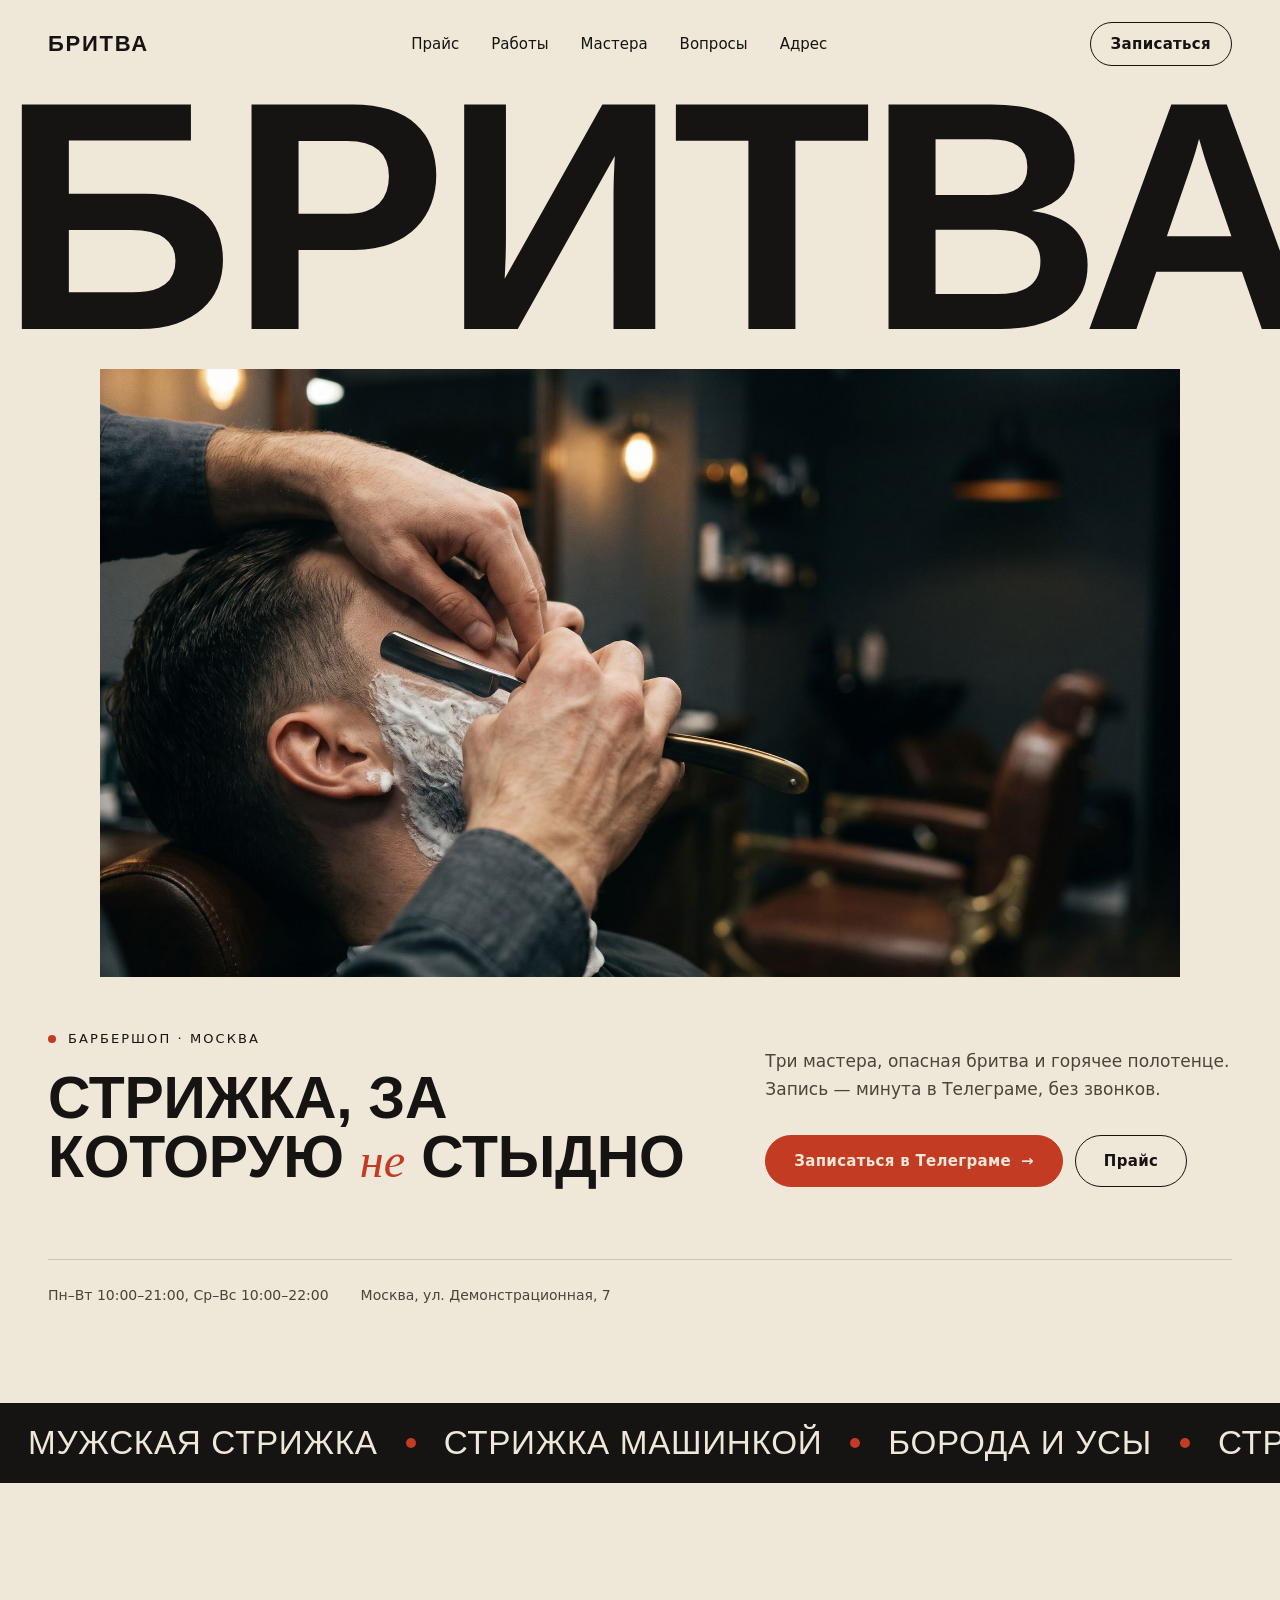
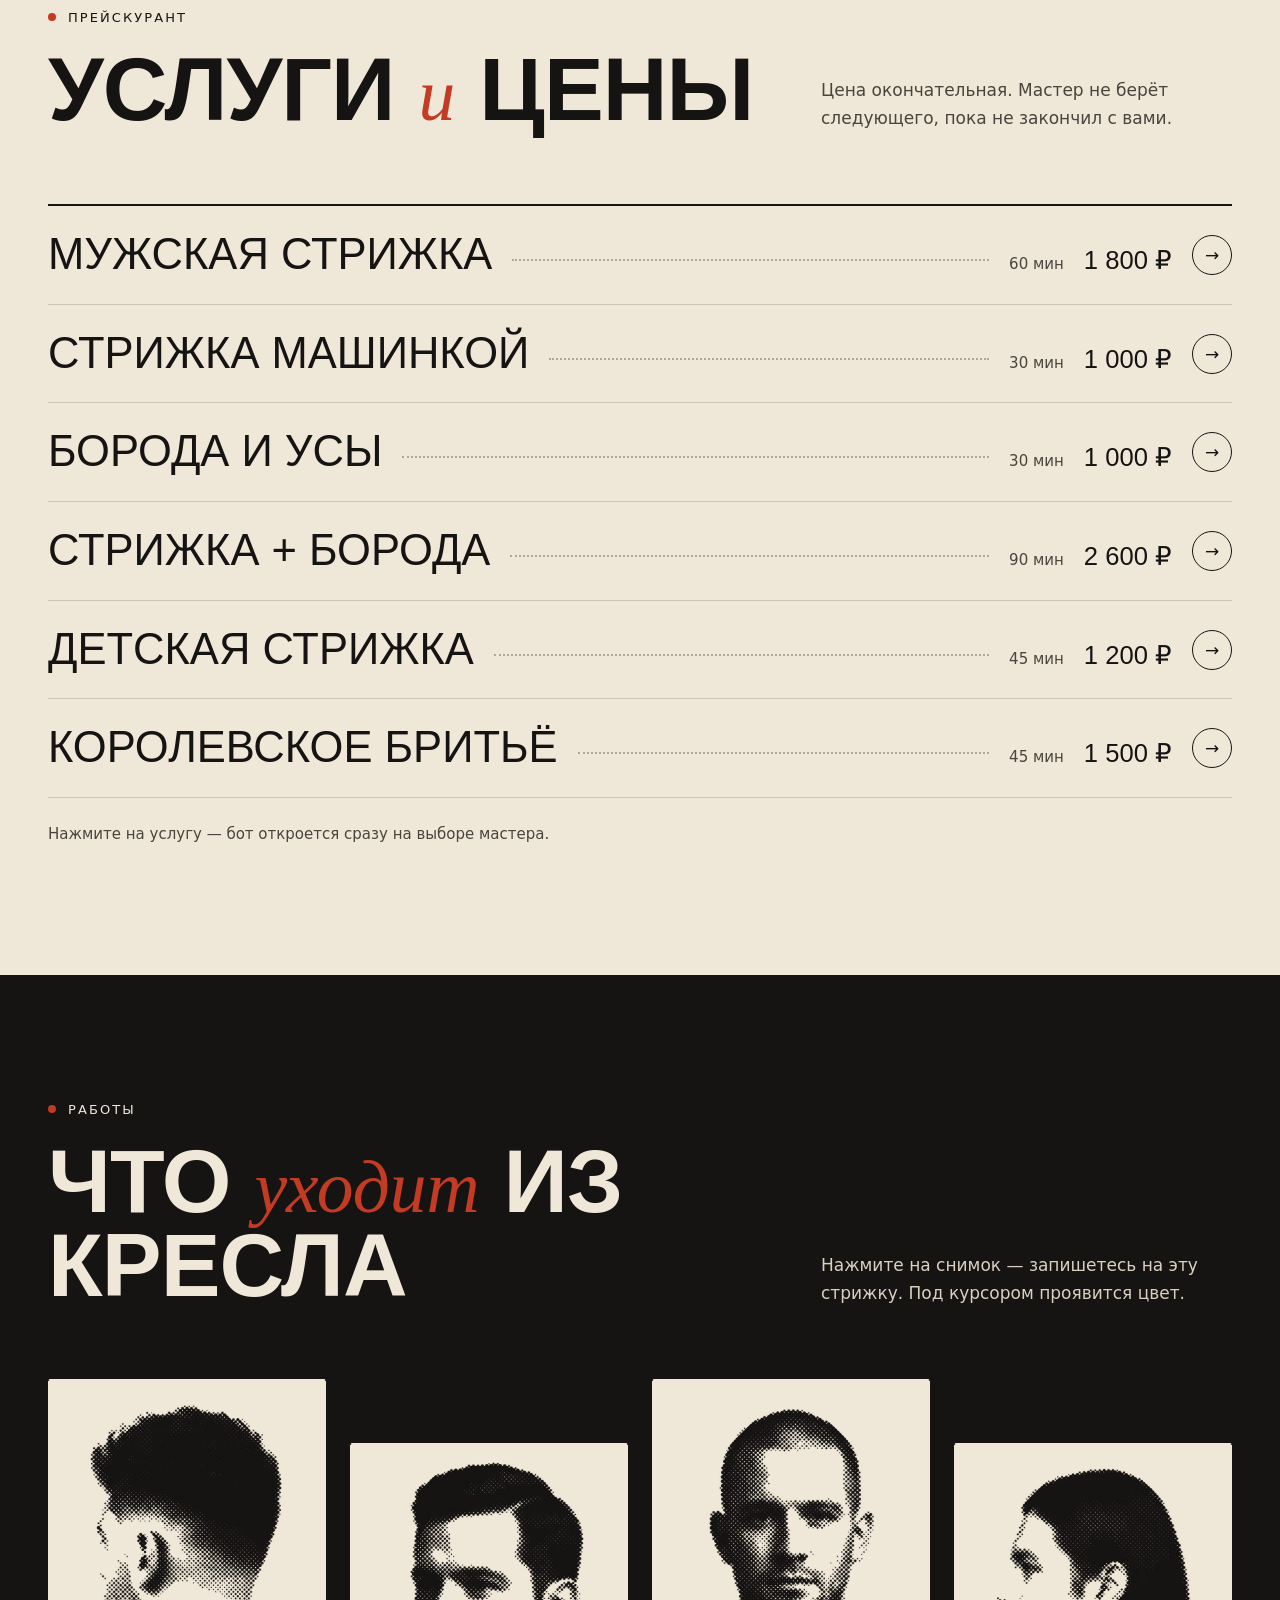
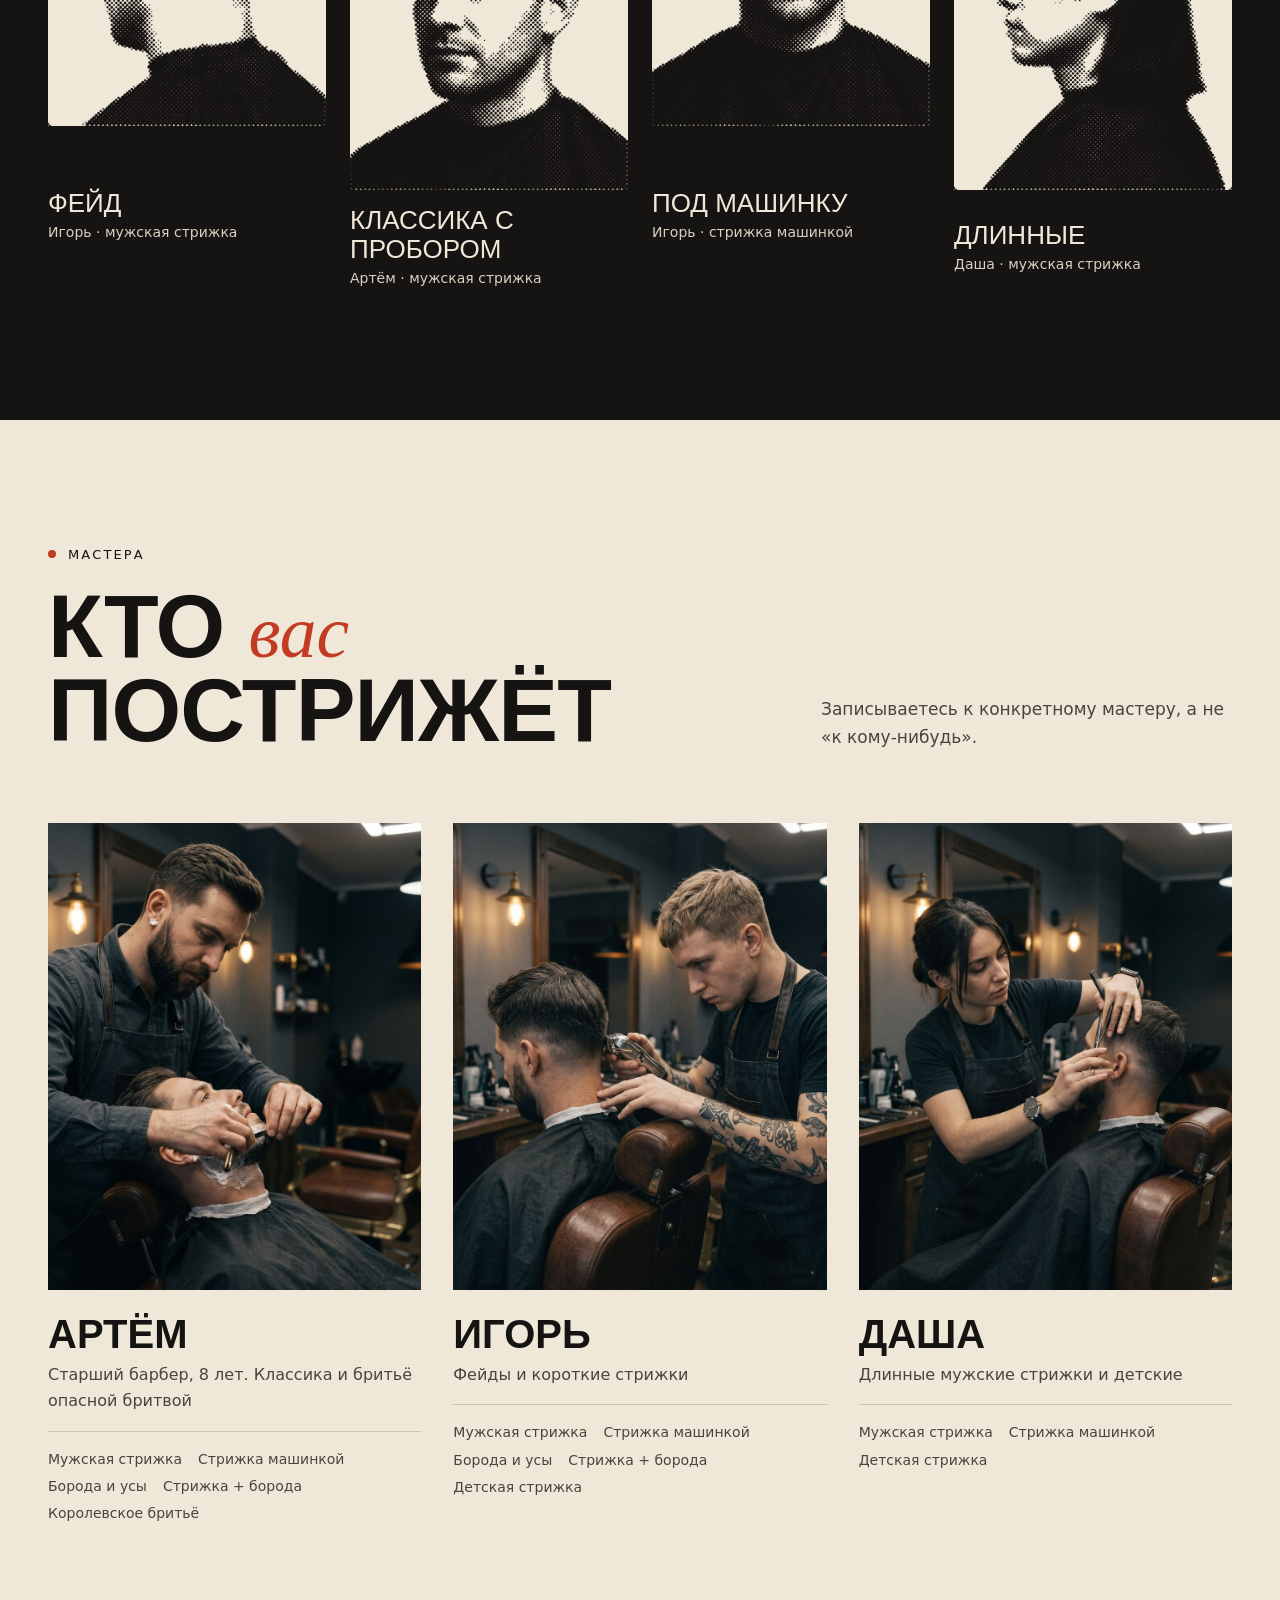
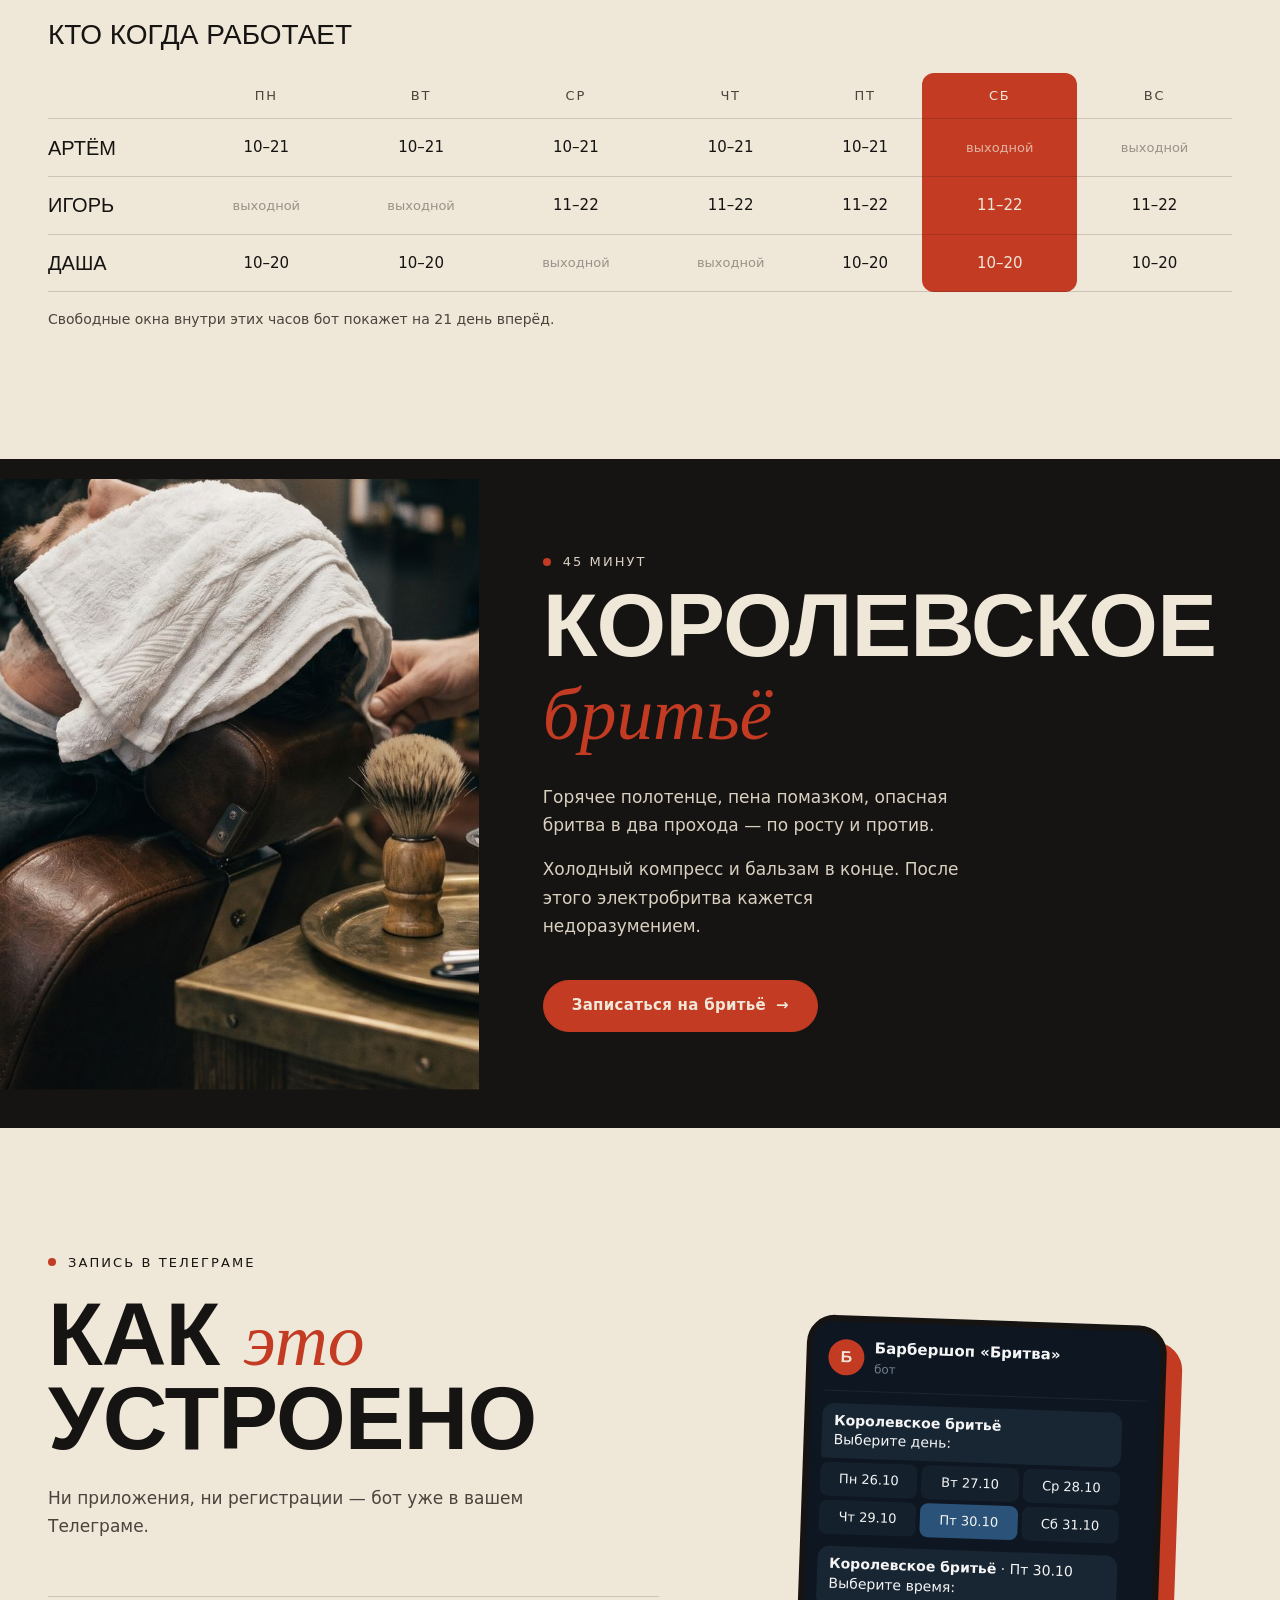
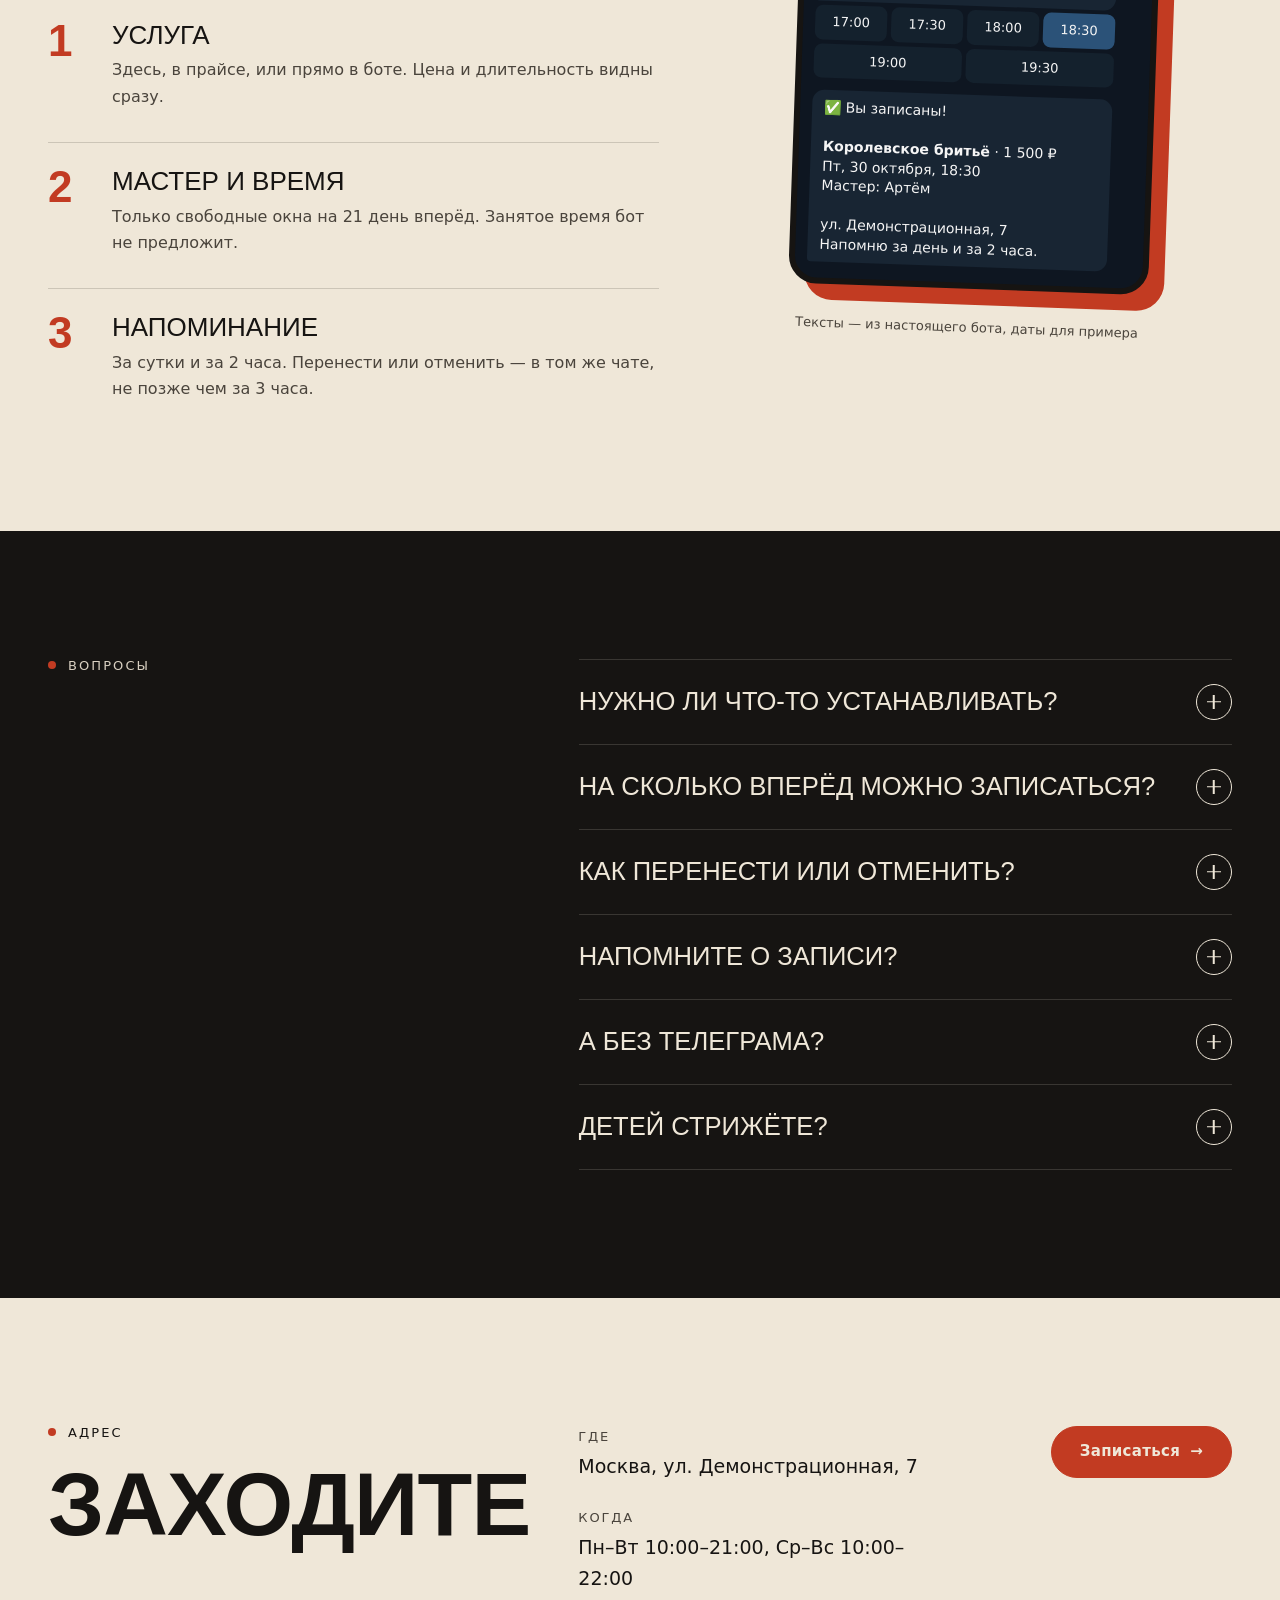
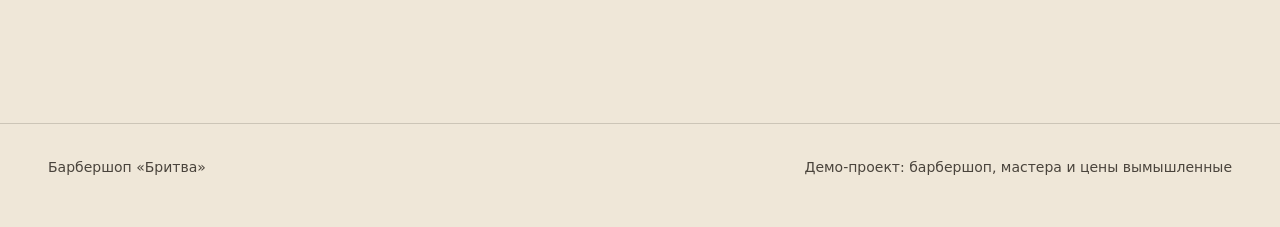
<file: site/index.html>
<!doctype html>
<!-- Собрано site/build.py из template-v2.html и bot/seed.py — руками не править -->
<html lang="ru">
<head>
<meta charset="utf-8">
<meta http-equiv="Content-Security-Policy" content="default-src 'self'; img-src 'self' data:; style-src 'self' 'unsafe-inline' https://fonts.googleapis.com; font-src https://fonts.gstatic.com; script-src 'self' 'unsafe-inline'; connect-src 'none'; base-uri 'none'; form-action 'none'">
<meta name="viewport" content="width=device-width, initial-scale=1">
<title>Бритва — барбершоп, запись в Телеграме</title>
<meta name="description" content="Мужские стрижки, борода и королевское бритьё. Три мастера, запись в Телеграме за минуту.">
<meta name="theme-color" content="#efe7d8">
<link rel="icon" href="data:image/svg+xml,%3Csvg xmlns='http://www.w3.org/2000/svg' viewBox='0 0 32 32'%3E%3Crect width='32' height='32' fill='%23efe7d8'/%3E%3Ctext x='16' y='25' font-family='Impact,sans-serif' font-size='24' fill='%23c23b22' text-anchor='middle'%3E%D0%91%3C/text%3E%3C/svg%3E">
<link rel="preconnect" href="https://fonts.googleapis.com">
<link rel="preconnect" href="https://fonts.gstatic.com" crossorigin>
<link href="https://fonts.googleapis.com/css2?family=Golos+Text:wght@400;500;600&family=Old+Standard+TT:ital,wght@1,400&family=Oswald:wght@500;700&display=swap" rel="stylesheet">
<style>
:root {
  --paper: #efe7d8;
  --paper-2: #e6dccb;
  --ink: #161412;
  --ink-2: #4a443c;
  --cinnabar: #c23b22;
  --on-ink: #d9d0c1;
  --line: rgb(22 20 18 / .16);
  --line-ink: rgb(239 231 216 / .16);
  --display: "Oswald", "Arial Narrow", sans-serif;
  --italic: "Old Standard TT", "Times New Roman", serif;
  --sans: "Golos Text", system-ui, sans-serif;
  --gutter: clamp(16px, 4vw, 48px);
  --wrap: 1240px;
  --section: 128px;
  --ease: cubic-bezier(.2, .7, .2, 1);
  color-scheme: light;
  interpolate-size: allow-keywords;
}
* { box-sizing: border-box; }
html { scroll-behavior: smooth; }
body {
  margin: 0; overflow-x: clip;
  background: var(--paper); color: var(--ink);
  font: 400 17px/1.65 var(--sans);
  font-variant-numeric: tabular-nums;
  -webkit-font-smoothing: antialiased;
}
img { display: block; max-width: 100%; height: auto; }
a { color: inherit; }
:focus-visible { outline: 2px solid var(--cinnabar); outline-offset: 3px; }

.wrap { width: min(100% - 2 * var(--gutter), var(--wrap)); margin-inline: auto; }
h1, h2, h3 { margin: 0; font-weight: 700; }
h2 {
  font: 700 clamp(44px, 7vw, 104px)/.92 var(--display);
  text-transform: uppercase; letter-spacing: -.01em;
}
/* Курсив старой цирюльни — единственное место, где сериф: вставка в гротеск */
h2 em, h1 em { font: italic 400 .82em/1 var(--italic); text-transform: none; letter-spacing: 0; color: var(--cinnabar); }
.kicker { font: 500 13px/1 var(--sans); letter-spacing: .16em; text-transform: uppercase; margin: 0 0 24px; display: flex; align-items: center; gap: 12px; }
.kicker::before { content: ""; width: 8px; height: 8px; border-radius: 50%; background: var(--cinnabar); }
.lead { color: var(--ink-2); max-width: 46ch; margin: 0; }
.dark { background: var(--ink); color: var(--paper); }
.dark .lead { color: var(--on-ink); }

.btn {
  display: inline-flex; align-items: center; gap: 10px;
  min-height: 52px; padding: 0 28px; border-radius: 999px;
  background: var(--cinnabar); color: var(--paper); border: 1.5px solid var(--cinnabar);
  font: 600 15px/1 var(--sans); letter-spacing: .02em; text-decoration: none;
  transition: background .2s var(--ease), color .2s var(--ease), transform .2s var(--ease);
}
.btn:hover { background: var(--ink); border-color: var(--ink); }
.dark .btn:hover { background: var(--paper); border-color: var(--paper); color: var(--ink); }
.btn:active { transform: scale(.97); }
.btn-ghost { background: transparent; color: var(--ink); border-color: var(--ink); }
.btn-ghost:hover { background: var(--ink); color: var(--paper); }

/* ---------- первый экран: слово крупнее экрана, фото наезжает на его низ ---------- */
.top {
  display: flex; align-items: center; justify-content: space-between; gap: 16px;
  padding: 20px var(--gutter);
}
.logo { font: 700 22px/1 var(--display); letter-spacing: .08em; text-transform: uppercase; text-decoration: none; min-height: 44px; display: inline-flex; align-items: center; }
.top nav { display: flex; gap: 32px; font-size: 15px; }
.top nav a { text-decoration: none; padding-block: 12px; }
.top nav a:hover { color: var(--cinnabar); }
.top .btn { min-height: 44px; padding: 0 20px; }

.hero { position: relative; padding-bottom: 96px; }
.word {
  display: block; text-align: center; margin: 0; user-select: none;
  font: 700 25.5vw/.78 var(--display); letter-spacing: -.015em; text-transform: uppercase;
  will-change: transform;
}
.hero-photo {
  /* На старте слово читается целиком; на буквы фото наезжает только параллаксом при скролле */
  position: relative; width: min(100% - 2 * var(--gutter), 1080px); margin: 2vw auto 0;
  aspect-ratio: 16 / 9; overflow: hidden; background: var(--paper-2);
  will-change: transform;
}
.hero-photo img { width: 100%; height: 100%; object-fit: cover; }
/* Фото проявляется из блюра, как отпечаток в кювете. Без JS — сразу чёткое */
.js .hero-photo img { filter: blur(24px) saturate(.4); transform: scale(1.08); transition: filter 1.4s var(--ease), transform 1.6s var(--ease); }
.js .hero-photo.in img { filter: none; transform: none; }
.hero-body { display: grid; grid-template-columns: 7fr 5fr; gap: 32px 64px; align-items: end; margin-top: 56px; }
.hero h1 { font: 700 clamp(36px, 4.6vw, 64px)/1 var(--display); text-transform: uppercase; letter-spacing: -.005em; }
.hero-side .lead { margin-bottom: 32px; }
.hero-cta { display: flex; flex-wrap: wrap; gap: 12px; }
.hero-facts { display: flex; flex-wrap: wrap; gap: 8px 32px; margin: 40px 0 0; padding: 24px 0 0; border-top: 1px solid var(--line); list-style: none; font-size: 14px; color: var(--ink-2); grid-column: 1 / -1; }

/* ---------- бегущая строка ---------- */
.marquee { overflow: hidden; padding: 22px 0; border-block: 1px solid var(--ink); }
.marquee-track { display: flex; width: max-content; animation: run 38s linear infinite; }
.marquee-track > div { display: flex; align-items: center; }
.marquee span { font: 500 clamp(22px, 2.6vw, 34px)/1 var(--display); text-transform: uppercase; letter-spacing: .02em; white-space: nowrap; padding-inline: 28px; }
.marquee i { width: 10px; height: 10px; border-radius: 50%; background: var(--cinnabar); flex: none; }
.marquee:hover .marquee-track { animation-play-state: paused; }
@keyframes run { to { transform: translateX(-50%); } }

section { padding-block: var(--section); }
.head { display: grid; grid-template-columns: 1fr auto; gap: 24px 64px; align-items: end; margin-bottom: 72px; }
.head .lead { max-width: 38ch; }

/* ---------- прейскурант: каждая строка — ссылка, выезжают по одной ---------- */
.menu { list-style: none; margin: 0; padding: 0; border-top: 2px solid var(--ink); }
.menu li { border-bottom: 1px solid var(--line); }
.menu-row {
  display: grid; grid-template-columns: auto 1fr auto auto 40px; align-items: baseline; gap: 20px;
  padding: 26px 0; text-decoration: none; position: relative;
}
.menu-title { font: 500 clamp(26px, 3.4vw, 46px)/1.05 var(--display); text-transform: uppercase; transition: color .2s var(--ease), transform .3s var(--ease); }
.menu-leader { border-bottom: 2px dotted rgb(22 20 18 / .3); transform: translateY(-8px); }
.menu-min { color: var(--ink-2); font-size: 15px; }
.menu-price { font: 500 clamp(20px, 2vw, 26px)/1 var(--display); min-width: 6ch; text-align: right; }
.menu-go { justify-self: end; width: 40px; height: 40px; border-radius: 50%; display: grid; place-items: center; border: 1.5px solid var(--ink); transition: background .2s var(--ease), color .2s var(--ease), transform .3s var(--ease); align-self: center; }
.menu-row:hover .menu-title, .menu-row:focus-visible .menu-title { color: var(--cinnabar); transform: translateX(8px); }
.menu-row:hover .menu-go, .menu-row:focus-visible .menu-go { background: var(--cinnabar); border-color: var(--cinnabar); color: var(--paper); transform: rotate(-45deg); }
.menu-note { color: var(--ink-2); font-size: 15px; margin: 24px 0 0; }

/* ---------- галерея: газетный растр, под наведением — цвет ---------- */
.cuts { display: grid; grid-template-columns: repeat(4, 1fr); gap: 24px; }
.cut { text-decoration: none; display: grid; gap: 16px; }
.cut:nth-child(even) { margin-top: 64px; }
.cut-img { position: relative; display: block; aspect-ratio: 4 / 5; overflow: hidden; background: var(--paper); }
.cut-img img { position: absolute; inset: 0; width: 100%; height: 100%; object-fit: cover; }
.cut-color { opacity: 0; transition: opacity .5s var(--ease), transform .8s var(--ease); transform: scale(1.04); }
.cut:hover .cut-color, .cut:focus-visible .cut-color { opacity: 1; transform: none; }
.cut-cap b { display: block; font: 500 26px/1.1 var(--display); text-transform: uppercase; }
.cut-cap span { color: var(--on-ink); font-size: 14px; }
.cut:hover b { color: var(--cinnabar); }
@media (hover: none) { .hover-only { display: none; } }

/* ---------- мастера и их недели ---------- */
.masters { display: grid; grid-template-columns: repeat(3, 1fr); gap: 32px; }
.master figure { margin: 0; aspect-ratio: 4 / 5; overflow: hidden; background: var(--paper-2); }
.master img { width: 100%; height: 100%; object-fit: cover; transition: transform .8s var(--ease); }
.master:hover img { transform: scale(1.03); }
.master h3 { font: 700 40px/1 var(--display); text-transform: uppercase; margin: 24px 0 8px; }
.master p { color: var(--ink-2); margin: 0 0 16px; font-size: 16px; }
.master ul { list-style: none; margin: 0; padding: 16px 0 0; border-top: 1px solid var(--line); font-size: 14px; color: var(--ink-2); display: flex; flex-wrap: wrap; gap: 4px 16px; }

.sched-box { margin-top: 96px; }
.sched-box h3 { font: 500 28px/1 var(--display); text-transform: uppercase; margin-bottom: 24px; }
.sched-scroll { overflow-x: auto; }
.sched { width: 100%; min-width: 640px; border-collapse: collapse; font-size: 15px; }
.sched th, .sched td { padding: 16px 8px; text-align: center; border-bottom: 1px solid var(--line); }
.sched thead th { font: 500 13px/1 var(--sans); letter-spacing: .14em; text-transform: uppercase; color: var(--ink-2); }
.sched tbody th { text-align: left; font: 500 20px/1 var(--display); text-transform: uppercase; padding-left: 0; }
.sched .off { color: rgb(22 20 18 / .4); font-size: 13px; }
/* Сегодняшний столбец подсвечивает скрипт: день недели знает только браузер */
.sched .today { background: var(--cinnabar); color: var(--paper); }
.sched thead .today { color: var(--paper); border-radius: 12px 12px 0 0; }
.sched tbody tr:last-child .today { border-radius: 0 0 12px 12px; }
.sched .off.today { color: rgb(239 231 216 / .7); }
.sched-note { color: var(--ink-2); font-size: 14px; margin: 16px 0 0; }

/* ---------- бритьё ---------- */
.feature { display: grid; grid-template-columns: 7fr 5fr; align-items: center; }
.feature-photo { height: clamp(480px, 70vh, 760px); overflow: hidden; }
/* Запас по высоте под параллакс, чтобы при сдвиге не открывался край */
.feature-photo > div { height: 124%; translate: 0 -10%; will-change: transform; }
.feature-photo img { width: 100%; height: 100%; object-fit: cover; }
.feature-body { padding: 96px clamp(24px, 5vw, 88px); }
.feature-body h2 { margin-bottom: 32px; }
.feature-body p { color: var(--on-ink); margin: 0 0 16px; max-width: 40ch; }
.feature-body .btn { margin-top: 24px; }

/* ---------- как устроено ---------- */
.how { display: grid; grid-template-columns: 6fr 5fr; gap: 64px; align-items: center; }
.how .lead { margin-top: 24px; }
.steps { list-style: none; margin: 56px 0 0; padding: 0; display: grid; gap: 32px; counter-reset: step; }
.steps li { display: grid; grid-template-columns: 64px 1fr; border-top: 1px solid var(--line); padding-top: 24px; counter-increment: step; }
.steps li::before { content: counter(step); grid-row: span 2; font: 700 44px/.9 var(--display); color: var(--cinnabar); }
.steps h3 { font: 500 26px/1.1 var(--display); text-transform: uppercase; margin: 0 0 8px; }
.steps p { margin: 0; color: var(--ink-2); font-size: 16px; }

/* Макет переписки: цвета тёмной темы Telegram, а не палитры сайта, — узнаваться должен чат */
.phone { margin: 0; justify-self: center; width: min(100%, 360px); transform: rotate(2deg); }
.chat {
  border-radius: 28px; padding: 16px 12px 12px; border: 6px solid var(--ink);
  background: #0e1621; font: 400 14px/1.4 system-ui, sans-serif; color: #f5f5f5;
  box-shadow: 16px 16px 0 var(--cinnabar);
}
.chat-head { display: flex; align-items: center; gap: 10px; padding: 0 4px 12px; border-bottom: 1px solid rgb(255 255 255 / .06); margin-bottom: 12px; }
.chat-ava { width: 36px; height: 36px; border-radius: 50%; display: grid; place-items: center; background: var(--cinnabar); color: var(--paper); font: 700 16px/1 var(--display); }
.chat-head b { display: block; font-size: 15px; }
.chat-head small { color: #6d7f8f; font-size: 12px; }
.msg { background: #182533; border-radius: 12px 12px 12px 4px; padding: 8px 12px; margin: 0 24px 4px 0; white-space: pre-line; }
.keys { display: grid; gap: 4px; margin: 0 24px 12px 0; }
.keys div { display: grid; grid-auto-flow: column; grid-auto-columns: 1fr; gap: 4px; }
.keys span { background: rgb(24 37 51 / .7); border-radius: 8px; padding: 8px 4px; text-align: center; font-size: 13px; }
.keys .on { background: #2b5278; }
.phone figcaption { margin-top: 28px; text-align: center; font-size: 13px; color: var(--ink-2); }

/* ---------- вопросы ---------- */
.faq-grid { display: grid; grid-template-columns: 5fr 7fr; gap: 64px; align-items: start; }
.faq details { border-bottom: 1px solid var(--line-ink); }
.faq details:first-child { border-top: 1px solid var(--line-ink); }
.faq summary {
  list-style: none; cursor: pointer; display: flex; justify-content: space-between; align-items: center; gap: 24px;
  padding: 24px 0; min-height: 44px; font: 500 clamp(20px, 2vw, 26px)/1.2 var(--display); text-transform: uppercase;
}
.faq summary::-webkit-details-marker { display: none; }
.faq summary:hover { color: var(--cinnabar); }
.plus { position: relative; flex: none; width: 36px; height: 36px; border-radius: 50%; border: 1.5px solid currentColor; transition: transform .3s var(--ease), background .2s var(--ease); }
.plus::before, .plus::after { content: ""; position: absolute; inset: 50% 10px auto; height: 1.5px; background: currentColor; translate: 0 -50%; }
.plus::after { rotate: 90deg; transition: rotate .3s var(--ease); }
details[open] .plus { background: var(--cinnabar); border-color: var(--cinnabar); color: var(--paper); }
details[open] .plus::after { rotate: 0deg; }
.faq p { margin: 0; padding: 0 64px 28px 0; color: var(--on-ink); max-width: 60ch; }
/* Плавное раскрытие там, где браузер умеет анимировать height: auto; в остальных — мгновенно */
.faq details::details-content { block-size: 0; overflow: hidden; transition: block-size .35s var(--ease), content-visibility .35s allow-discrete; }
.faq details[open]::details-content { block-size: auto; }

/* ---------- адрес ---------- */
.visit-grid { display: grid; grid-template-columns: 5fr 4fr 3fr; gap: 48px; align-items: start; }
.visit dl { margin: 0; display: grid; gap: 24px; }
.visit dt { font-size: 13px; letter-spacing: .14em; text-transform: uppercase; color: var(--ink-2); margin-bottom: 4px; }
.visit dd { margin: 0; font-size: 19px; }
.visit .btn { justify-self: end; }

footer { padding-block: 32px 48px; border-top: 1px solid var(--line); color: var(--ink-2); font-size: 14px; }
footer .wrap { display: flex; flex-wrap: wrap; justify-content: space-between; gap: 8px 24px; }

.ph { display: grid; place-items: center; width: 100%; height: 100%; color: var(--ink-2); font-size: 13px; letter-spacing: .14em; text-transform: uppercase; border: 1px dashed var(--line); }

/* ---------- фото на весь экран ---------- */
.js .zoomable { cursor: zoom-in; }
.lightbox {
  border: 0; padding: 0; margin: 0; width: 100%; height: 100%; max-width: none; max-height: none;
  background: rgb(22 20 18 / .94); color: var(--on-ink);
}
.lightbox[open] { display: grid; grid-template-rows: 1fr auto; place-items: center; }
.lightbox::backdrop { background: transparent; }
/* showModal не держит прокрутку страницы под собой, на телефоне фон уезжает */
html:has(.lightbox[open]) { overflow: hidden; }
.lightbox img { max-width: calc(100vw - 2 * var(--gutter)); max-height: calc(100dvh - 140px); width: auto; height: auto; object-fit: contain; }
.lightbox-bar { display: flex; flex-wrap: wrap; align-items: center; justify-content: center; gap: 12px 24px; padding: 16px var(--gutter) 24px; text-align: center; }
.lightbox-bar .btn[hidden] { display: none; }
.lightbox-close {
  position: absolute; top: 12px; right: 12px; width: 48px; height: 48px; border: 0; border-radius: 50%;
  background: rgb(255 255 255 / .12); color: inherit; font-size: 28px; line-height: 1; cursor: pointer;
}

/* ---------- появление при скролле: строки прайса, плитки, заголовки ---------- */
.js [data-reveal] { opacity: 0; transform: translateY(32px); transition: opacity .6s var(--ease), transform .8s var(--ease); transition-delay: calc(var(--i, 0) * 70ms); }
.js [data-reveal].in { opacity: 1; transform: none; }
.js h2[data-reveal] { clip-path: inset(0 0 100% 0); opacity: 1; transform: translateY(24px); transition: clip-path .9s var(--ease), transform .9s var(--ease); }
.js h2[data-reveal].in { clip-path: inset(0 0 -10% 0); transform: none; }

.dock { display: none; }
@media (max-width: 600px) {
  .dock {
    display: flex; position: fixed; inset: auto 12px 12px; z-index: 5;
    transition: transform .25s var(--ease), opacity .25s var(--ease);
  }
  .dock .btn { width: 100%; justify-content: center; box-shadow: 0 12px 32px rgb(22 20 18 / .35); }
  .dock[data-hidden] { transform: translateY(150%); opacity: 0; pointer-events: none; }
  footer { padding-bottom: 96px; }
}

@media (prefers-reduced-motion: reduce) {
  html { scroll-behavior: auto; }
  *, *::before, *::after { animation: none !important; transition: none !important; }
  .js [data-reveal], .js h2[data-reveal] { opacity: 1; transform: none; clip-path: none; }
  .js .hero-photo img { filter: none; transform: none; }
}

@media (max-width: 900px) {
  :root { --section: 80px; }
  .top nav { display: none; }
  .hero-body, .head, .feature, .how, .faq-grid, .visit-grid { grid-template-columns: 1fr; }
  .hero-body { margin-top: 40px; gap: 24px; }
  .head { margin-bottom: 48px; }
  .cuts { grid-template-columns: repeat(2, 1fr); gap: 16px; }
  .cut:nth-child(even) { margin-top: 40px; }
  .masters { grid-template-columns: 1fr; gap: 48px; }
  .master figure { max-height: 520px; }
  .feature-photo { height: auto; aspect-ratio: 3 / 2; }
  .feature-body { padding: 56px var(--gutter) 80px; }
  .how, .faq-grid { gap: 48px; }
  .visit .btn { justify-self: start; }
}
@media (max-width: 600px) {
  body { font-size: 16px; }
  /* Узко шапке нечего показать: слово и есть логотип, запись — в нижней кнопке */
  .top { display: none; }
  /* Высота строки .78 короче самих букв: в Chrome верх «БРИТВЫ» стоял в 2px от края,
     а браузер телефона с другими метриками шрифта его срезал. Отступ под фото
     ужат на те же 16px, чтобы кнопка записи осталась на первом экране */
  .word { padding-top: 40px; }
  .hero-body { margin-top: 24px; }
  .hero { padding-bottom: 64px; }
  /* Квадрат, а не 4:5: иначе кнопка записи уходит под первый экран 375×812 */
  .hero-photo { aspect-ratio: 1; margin-top: 3vw; }
  .hero-photo img { object-position: 30% center; }
  .hero-cta .btn { flex: 1 1 100%; justify-content: center; }
  .menu-row { grid-template-columns: 1fr auto 36px; gap: 4px 12px; padding: 20px 0; }
  .menu-leader { display: none; }
  .menu-title { grid-column: 1; }
  .menu-price { grid-column: 2; grid-row: 1; }
  .menu-go { grid-column: 3; grid-row: 1 / span 2; width: 36px; height: 36px; }
  .menu-min { grid-column: 1; grid-row: 2; font-size: 14px; }
  .cut-cap b { font-size: 20px; }
  .sched-box { margin-top: 64px; }
  .faq p { padding-right: 0; }
  .phone { transform: none; }
}
</style>
</head>
<body>
<script>document.documentElement.classList.add("js")</script>

<header class="hero">
  <div class="top">
    <a class="logo" href="#">Бритва</a>
    <nav aria-label="Разделы">
      <a href="#price">Прайс</a>
      <a href="#cuts">Работы</a>
      <a href="#masters">Мастера</a>
      <a href="#faq">Вопросы</a>
      <a href="#visit">Адрес</a>
    </nav>
    <a class="btn btn-ghost" href="https://t.me/britvaa_demo_bot">Записаться</a>
  </div>
  <p class="word" aria-hidden="true" data-speed="-.12">Бритва</p>
  <div class="hero-photo" data-speed=".06"><img src="img/hero.jpg" alt="Кресло и зеркало в зале барбершопа" width="1600" height="900" fetchpriority="high" decoding="async"></div>
  <div class="wrap hero-body">
    <div>
      <p class="kicker">Барбершоп · Москва</p>
      <h1>Стрижка, за которую <em>не</em> стыдно</h1>
    </div>
    <div class="hero-side">
      <p class="lead">Три мастера, опасная бритва и горячее полотенце. Запись — минута в Телеграме, без звонков.</p>
      <div class="hero-cta">
        <a class="btn" href="https://t.me/britvaa_demo_bot">Записаться в Телеграме <span aria-hidden="true">→</span></a>
        <a class="btn btn-ghost" href="#price">Прайс</a>
      </div>
    </div>
    <ul class="hero-facts">
      <li>Пн–Вт 10:00–21:00, Ср–Вс 10:00–22:00</li>
      <li>Москва, ул. Демонстрационная, 7</li>
    </ul>
  </div>
</header>

<div class="marquee dark" aria-hidden="true">
  <div class="marquee-track"><div><span>Мужская стрижка</span><i aria-hidden="true"></i><span>Стрижка машинкой</span><i aria-hidden="true"></i><span>Борода и усы</span><i aria-hidden="true"></i><span>Стрижка + борода</span><i aria-hidden="true"></i><span>Детская стрижка</span><i aria-hidden="true"></i><span>Королевское бритьё</span><i aria-hidden="true"></i><span>Без звонков</span><i aria-hidden="true"></i><span>Запись в Телеграме</span><i aria-hidden="true"></i></div><div aria-hidden="true"><span>Мужская стрижка</span><i aria-hidden="true"></i><span>Стрижка машинкой</span><i aria-hidden="true"></i><span>Борода и усы</span><i aria-hidden="true"></i><span>Стрижка + борода</span><i aria-hidden="true"></i><span>Детская стрижка</span><i aria-hidden="true"></i><span>Королевское бритьё</span><i aria-hidden="true"></i><span>Без звонков</span><i aria-hidden="true"></i><span>Запись в Телеграме</span><i aria-hidden="true"></i></div></div>
</div>

<main>
<section id="price">
  <div class="wrap">
    <div class="head">
      <div>
        <p class="kicker">Прейскурант</p>
        <h2 data-reveal>Услуги <em>и</em> цены</h2>
      </div>
      <p class="lead">Цена окончательная. Мастер не берёт следующего, пока не закончил с вами.</p>
    </div>
    <ol class="menu">
      <li><a class="menu-row" href="https://t.me/britvaa_demo_bot?start=s1"><span class="menu-title">Мужская стрижка</span><span class="menu-leader"></span><span class="menu-min">60&nbsp;мин</span><span class="menu-price">1&nbsp;800&nbsp;₽</span><span class="menu-go" aria-hidden="true">→</span></a></li>
      <li><a class="menu-row" href="https://t.me/britvaa_demo_bot?start=s2"><span class="menu-title">Стрижка машинкой</span><span class="menu-leader"></span><span class="menu-min">30&nbsp;мин</span><span class="menu-price">1&nbsp;000&nbsp;₽</span><span class="menu-go" aria-hidden="true">→</span></a></li>
      <li><a class="menu-row" href="https://t.me/britvaa_demo_bot?start=s3"><span class="menu-title">Борода и усы</span><span class="menu-leader"></span><span class="menu-min">30&nbsp;мин</span><span class="menu-price">1&nbsp;000&nbsp;₽</span><span class="menu-go" aria-hidden="true">→</span></a></li>
      <li><a class="menu-row" href="https://t.me/britvaa_demo_bot?start=s4"><span class="menu-title">Стрижка + борода</span><span class="menu-leader"></span><span class="menu-min">90&nbsp;мин</span><span class="menu-price">2&nbsp;600&nbsp;₽</span><span class="menu-go" aria-hidden="true">→</span></a></li>
      <li><a class="menu-row" href="https://t.me/britvaa_demo_bot?start=s5"><span class="menu-title">Детская стрижка</span><span class="menu-leader"></span><span class="menu-min">45&nbsp;мин</span><span class="menu-price">1&nbsp;200&nbsp;₽</span><span class="menu-go" aria-hidden="true">→</span></a></li>
      <li><a class="menu-row" href="https://t.me/britvaa_demo_bot?start=s6"><span class="menu-title">Королевское бритьё</span><span class="menu-leader"></span><span class="menu-min">45&nbsp;мин</span><span class="menu-price">1&nbsp;500&nbsp;₽</span><span class="menu-go" aria-hidden="true">→</span></a></li>
    </ol>
    <p class="menu-note">Нажмите на услугу — бот откроется сразу на выборе мастера.</p>
  </div>
</section>

<section id="cuts" class="dark">
  <div class="wrap">
    <div class="head">
      <div>
        <p class="kicker">Работы</p>
        <h2 data-reveal>Что <em>уходит</em> из кресла</h2>
      </div>
      <p class="lead">Нажмите на снимок — запишетесь на эту стрижку.<span class="hover-only"> Под курсором проявится цвет.</span></p>
    </div>
    <div class="cuts">
      <a class="cut" href="https://t.me/britvaa_demo_bot?start=s1" data-reveal style="--i:0">
        <span class="cut-img"><img src="img/cut-fade-dots.jpg" alt="Фейд, работа мастера Игорь" width="800" height="1000" loading="lazy" decoding="async"><img class="cut-color" src="img/cut-fade.jpg" alt="" width="800" height="1000" loading="lazy" decoding="async"></span>
        <span class="cut-cap"><b>Фейд</b><span>Игорь · мужская стрижка</span></span>
      </a>
      <a class="cut" href="https://t.me/britvaa_demo_bot?start=s1" data-reveal style="--i:1">
        <span class="cut-img"><img src="img/cut-classic-dots.jpg" alt="Классика с пробором, работа мастера Артём" width="800" height="1000" loading="lazy" decoding="async"><img class="cut-color" src="img/cut-classic.jpg" alt="" width="800" height="1000" loading="lazy" decoding="async"></span>
        <span class="cut-cap"><b>Классика с пробором</b><span>Артём · мужская стрижка</span></span>
      </a>
      <a class="cut" href="https://t.me/britvaa_demo_bot?start=s2" data-reveal style="--i:2">
        <span class="cut-img"><img src="img/cut-buzz-dots.jpg" alt="Под машинку, работа мастера Игорь" width="800" height="1000" loading="lazy" decoding="async"><img class="cut-color" src="img/cut-buzz.jpg" alt="" width="800" height="1000" loading="lazy" decoding="async"></span>
        <span class="cut-cap"><b>Под машинку</b><span>Игорь · стрижка машинкой</span></span>
      </a>
      <a class="cut" href="https://t.me/britvaa_demo_bot?start=s1" data-reveal style="--i:3">
        <span class="cut-img"><img src="img/cut-long-dots.jpg" alt="Длинные, работа мастера Даша" width="800" height="1000" loading="lazy" decoding="async"><img class="cut-color" src="img/cut-long.jpg" alt="" width="800" height="1000" loading="lazy" decoding="async"></span>
        <span class="cut-cap"><b>Длинные</b><span>Даша · мужская стрижка</span></span>
      </a>
    </div>
  </div>
</section>

<section id="masters">
  <div class="wrap">
    <div class="head">
      <div>
        <p class="kicker">Мастера</p>
        <h2 data-reveal>Кто <em>вас</em> пострижёт</h2>
      </div>
      <p class="lead">Записываетесь к конкретному мастеру, а не «к кому-нибудь».</p>
    </div>
    <div class="masters">
      <article class="master">
        <figure><img src="img/master-artem.jpg" alt="Барбер Артём" width="800" height="1000" loading="lazy" decoding="async"></figure>
        <h3>Артём</h3>
        <p>Старший барбер, 8 лет. Классика и бритьё опасной бритвой</p>
        <ul aria-label="Услуги мастера"><li>Мужская стрижка</li><li>Стрижка машинкой</li><li>Борода и усы</li><li>Стрижка + борода</li><li>Королевское бритьё</li></ul>
      </article>
      <article class="master">
        <figure><img src="img/master-igor.jpg" alt="Барбер Игорь" width="800" height="1000" loading="lazy" decoding="async"></figure>
        <h3>Игорь</h3>
        <p>Фейды и короткие стрижки</p>
        <ul aria-label="Услуги мастера"><li>Мужская стрижка</li><li>Стрижка машинкой</li><li>Борода и усы</li><li>Стрижка + борода</li><li>Детская стрижка</li></ul>
      </article>
      <article class="master">
        <figure><img src="img/master-dasha.jpg" alt="Барбер Даша" width="800" height="1000" loading="lazy" decoding="async"></figure>
        <h3>Даша</h3>
        <p>Длинные мужские стрижки и детские</p>
        <ul aria-label="Услуги мастера"><li>Мужская стрижка</li><li>Стрижка машинкой</li><li>Детская стрижка</li></ul>
      </article>
    </div>
    <div class="sched-box">
      <h3>Кто когда работает</h3>
      <div class="sched-scroll" tabindex="0" role="region" aria-label="График мастеров по дням недели">
      <table class="sched">
        <thead><tr><td></td><th scope="col" data-d="0">Пн</th><th scope="col" data-d="1">Вт</th><th scope="col" data-d="2">Ср</th><th scope="col" data-d="3">Чт</th><th scope="col" data-d="4">Пт</th><th scope="col" data-d="5">Сб</th><th scope="col" data-d="6">Вс</th></tr></thead>
        <tbody>
        <tr><th scope="row">Артём</th><td data-d="0">10–21</td><td data-d="1">10–21</td><td data-d="2">10–21</td><td data-d="3">10–21</td><td data-d="4">10–21</td><td data-d="5" class="off">выходной</td><td data-d="6" class="off">выходной</td></tr>
        <tr><th scope="row">Игорь</th><td data-d="0" class="off">выходной</td><td data-d="1" class="off">выходной</td><td data-d="2">11–22</td><td data-d="3">11–22</td><td data-d="4">11–22</td><td data-d="5">11–22</td><td data-d="6">11–22</td></tr>
        <tr><th scope="row">Даша</th><td data-d="0">10–20</td><td data-d="1">10–20</td><td data-d="2" class="off">выходной</td><td data-d="3" class="off">выходной</td><td data-d="4">10–20</td><td data-d="5">10–20</td><td data-d="6">10–20</td></tr>
        </tbody>
      </table>
      </div>
      <p class="sched-note">Свободные окна внутри этих часов бот покажет на 21&nbsp;день вперёд.</p>
    </div>
  </div>
</section>

<div class="feature dark">
  <div class="feature-photo"><div data-speed=".08"><img src="img/detail-shave.jpg" alt="Королевское бритьё опасной бритвой" width="1500" height="1000" loading="lazy" decoding="async"></div></div>
  <div class="feature-body">
    <p class="kicker">45 минут</p>
    <h2 data-reveal>Королевское <em>бритьё</em></h2>
    <p>Горячее полотенце, пена помазком, опасная бритва в два прохода — по росту и против.</p>
    <p>Холодный компресс и бальзам в конце. После этого электробритва кажется недоразумением.</p>
    <a class="btn" href="https://t.me/britvaa_demo_bot?start=s6">Записаться на бритьё <span aria-hidden="true">→</span></a>
  </div>
</div>

<section id="how">
  <div class="wrap how">
    <div>
      <p class="kicker">Запись в Телеграме</p>
      <h2 data-reveal>Как <em>это</em> устроено</h2>
      <p class="lead">Ни приложения, ни регистрации — бот уже в вашем Телеграме.</p>
      <ol class="steps">
        <li>
          <h3>Услуга</h3>
          <p>Здесь, в прайсе, или прямо в боте. Цена и длительность видны сразу.</p>
        </li>
        <li>
          <h3>Мастер и время</h3>
          <p>Только свободные окна на 21&nbsp;день вперёд. Занятое время бот не предложит.</p>
        </li>
        <li>
          <h3>Напоминание</h3>
          <p>За сутки и за 2&nbsp;часа. Перенести или отменить — в том же чате, не позже чем за 3&nbsp;часа.</p>
        </li>
      </ol>
    </div>
    <figure class="phone" aria-label="Пример переписки с ботом записи">
      <div class="chat">
        <div class="chat-head"><span class="chat-ava">Б</span><div><b>Барбершоп «Бритва»</b><small>бот</small></div></div>
        <p class="msg"><b>Королевское бритьё</b>
Выберите день:</p>
        <div class="keys" aria-hidden="true"><div><span>Пн 26.10</span><span>Вт 27.10</span><span>Ср 28.10</span></div><div><span>Чт 29.10</span><span class="on">Пт 30.10</span><span>Сб 31.10</span></div></div>
        <p class="msg"><b>Королевское бритьё</b> · Пт 30.10
Выберите время:</p>
        <div class="keys" aria-hidden="true"><div><span>17:00</span><span>17:30</span><span>18:00</span><span class="on">18:30</span></div><div><span>19:00</span><span>19:30</span></div></div>
        <p class="msg">✅ Вы записаны!

<b>Королевское бритьё</b> · 1&nbsp;500&nbsp;₽
Пт, 30 октября, 18:30
Мастер: Артём

ул. Демонстрационная, 7
Напомню за день и за 2&nbsp;часа.</p>
      </div>
      <figcaption>Тексты — из настоящего бота, даты для примера</figcaption>
    </figure>
  </div>
</section>

<section id="faq" class="dark faq">
  <div class="wrap faq-grid">
    <div>
      <p class="kicker">Вопросы</p>
      <h2 data-reveal>Коротко <em>о</em> главном</h2>
    </div>
    <div>
      <details>
        <summary>Нужно ли что-то устанавливать?<span class="plus" aria-hidden="true"></span></summary>
        <p>Нет. Бот открывается в том Телеграме, что уже стоит в телефоне. Регистрации тоже нет — нужно только имя и номер.</p>
      </details>
      <details>
        <summary>На сколько вперёд можно записаться?<span class="plus" aria-hidden="true"></span></summary>
        <p>На 21&nbsp;день. Дальше мастера расписание ещё не открыли.</p>
      </details>
      <details>
        <summary>Как перенести или отменить?<span class="plus" aria-hidden="true"></span></summary>
        <p>В том же чате, у своей записи. Не позже чем за 3&nbsp;часа до визита — потом слот уже никто не займёт, и вопрос решает администратор.</p>
      </details>
      <details>
        <summary>Напомните о записи?<span class="plus" aria-hidden="true"></span></summary>
        <p>Да, дважды: за сутки и за 2&nbsp;часа.</p>
      </details>
      <details>
        <summary>А без Телеграма?<span class="plus" aria-hidden="true"></span></summary>
        <p>Пока только через бота: он видит живое расписание мастеров, и занятое время не предложит.</p>
      </details>
      <details>
        <summary>Детей стрижёте?<span class="plus" aria-hidden="true"></span></summary>
        <p>Да, детская стрижка — у мастеров: Игорь, Даша.</p>
      </details>
    </div>
  </div>
</section>

<section id="visit" class="visit">
  <div class="wrap visit-grid">
    <div>
      <p class="kicker">Адрес</p>
      <h2 data-reveal>Заходите</h2>
    </div>
    <dl>
      <div><dt>Где</dt><dd>Москва, ул. Демонстрационная, 7</dd></div>
      <div><dt>Когда</dt><dd>Пн–Вт 10:00–21:00, Ср–Вс 10:00–22:00</dd></div>

    </dl>
    <a class="btn" href="https://t.me/britvaa_demo_bot">Записаться <span aria-hidden="true">→</span></a>
  </div>
</section>
</main>

<footer>
  <div class="wrap">
    <span>Барбершоп «Бритва»</span>
    <span>Демо-проект: барбершоп, мастера и цены вымышленные</span>
  </div>
</footer>

<div class="dock" data-hidden>
  <a class="btn" href="https://t.me/britvaa_demo_bot">Записаться в Телеграме <span aria-hidden="true">→</span></a>
</div>

<dialog class="lightbox" aria-label="Фото">
  <button class="lightbox-close" type="button" aria-label="Закрыть">×</button>
  <img alt="">
  <div class="lightbox-bar">
    <span class="lightbox-cap"></span>
    <a class="btn" hidden>Записаться <span aria-hidden="true">→</span></a>
  </div>
</dialog>
<script>
(() => {
  const still = matchMedia("(prefers-reduced-motion: reduce)").matches;

  // Прайс не выезжает: это основной контент, а NN/g прямо пишет, что анимации
  // появления — для вторичного. Двигаются только заголовки и плитки галереи
  const seen = new IntersectionObserver((entries) => {
    for (const e of entries) {
      if (!e.isIntersecting) continue;
      e.target.classList.add("in");
      seen.unobserve(e.target);
    }
  }, { rootMargin: "0px 0px -12% 0px" });
  document.querySelectorAll("[data-reveal]").forEach((el) => seen.observe(el));

  // Галерея на сайте в растре из точек, цвет проявляется только под мышью —
  // на телефоне его не увидеть иначе, чем открыв фото
  const box = document.querySelector(".lightbox");
  if (box && box.showModal) {
    const big = box.querySelector("img");
    const cap = box.querySelector(".lightbox-cap");
    const go = box.querySelector(".lightbox-bar .btn");
    const open = (src, alt, text, href) => {
      big.src = src;
      big.alt = alt;
      cap.textContent = text;
      go.hidden = !href;
      if (href) go.href = href;
      box.showModal();
    };
    document.querySelectorAll(".cut-img").forEach((el) => {
      const [dots, color] = el.querySelectorAll("img");
      const cut = el.closest(".cut");
      el.classList.add("zoomable");
      el.addEventListener("click", (e) => {
        // Подпись под плиткой по-прежнему ведёт в бота, фото — только смотреть
        e.preventDefault();
        open((color || dots).src, dots.alt, cut.querySelector(".cut-cap b").textContent, cut.href);
      });
    });
    document.querySelectorAll(".master figure img, .hero-photo img, .feature-photo img").forEach((el) => {
      el.classList.add("zoomable");
      el.addEventListener("click", () => open(el.src, el.alt, el.alt, ""));
    });
    box.addEventListener("click", (e) => { if (!e.target.closest(".lightbox-bar .btn")) box.close(); });
  }

  const photo = document.querySelector(".hero-photo");
  const img = photo && photo.querySelector("img");
  const show = () => photo.classList.add("in");
  if (img && !img.complete) img.addEventListener("load", show, { once: true });
  else if (photo) requestAnimationFrame(show);

  // Сегодняшний день недели в графике; getDay() считает с воскресенья
  const today = (new Date().getDay() + 6) % 7;
  document.querySelectorAll(`.sched [data-d="${today}"]`).forEach((c) => c.classList.add("today"));

  const dock = document.querySelector(".dock");
  const cta = document.querySelector(".hero-cta");
  const layers = still ? [] : [...document.querySelectorAll("[data-speed]")];
  let queued = false;
  const frame = () => {
    queued = false;
    const vh = innerHeight;
    for (const el of layers) {
      const r = el.parentElement.getBoundingClientRect();
      // Слои за пределами экрана не трогаем: transform на них — лишняя перекомпоновка
      if (r.bottom < -vh || r.top > 2 * vh) continue;
      // Первый экран покоится на нулевом скролле, остальные слои — в центре экрана:
      // от центра шапка на старте уже сдвинула бы слово за верхний край
      const off = el.closest(".hero") ? -scrollY : r.top + r.height / 2 - vh / 2;
      const shift = off * Number(el.dataset.speed);
      el.style.transform = `translate3d(0, ${shift.toFixed(1)}px, 0)`;
    }
    // Выехала один раз — дальше стоит: прятать и выдвигать заново на каждом
    // возврате к первому экрану мельтешит (замечание с живого телефона 24.10)
    if (dock && cta && dock.hasAttribute("data-hidden") && cta.getBoundingClientRect().bottom <= 0) {
      dock.removeAttribute("data-hidden");
    }
  };
  addEventListener("scroll", () => {
    if (!queued) { queued = true; requestAnimationFrame(frame); }
  }, { passive: true });
  addEventListener("resize", frame);
  frame();
})();
</script>
</body>
</html>
</file>
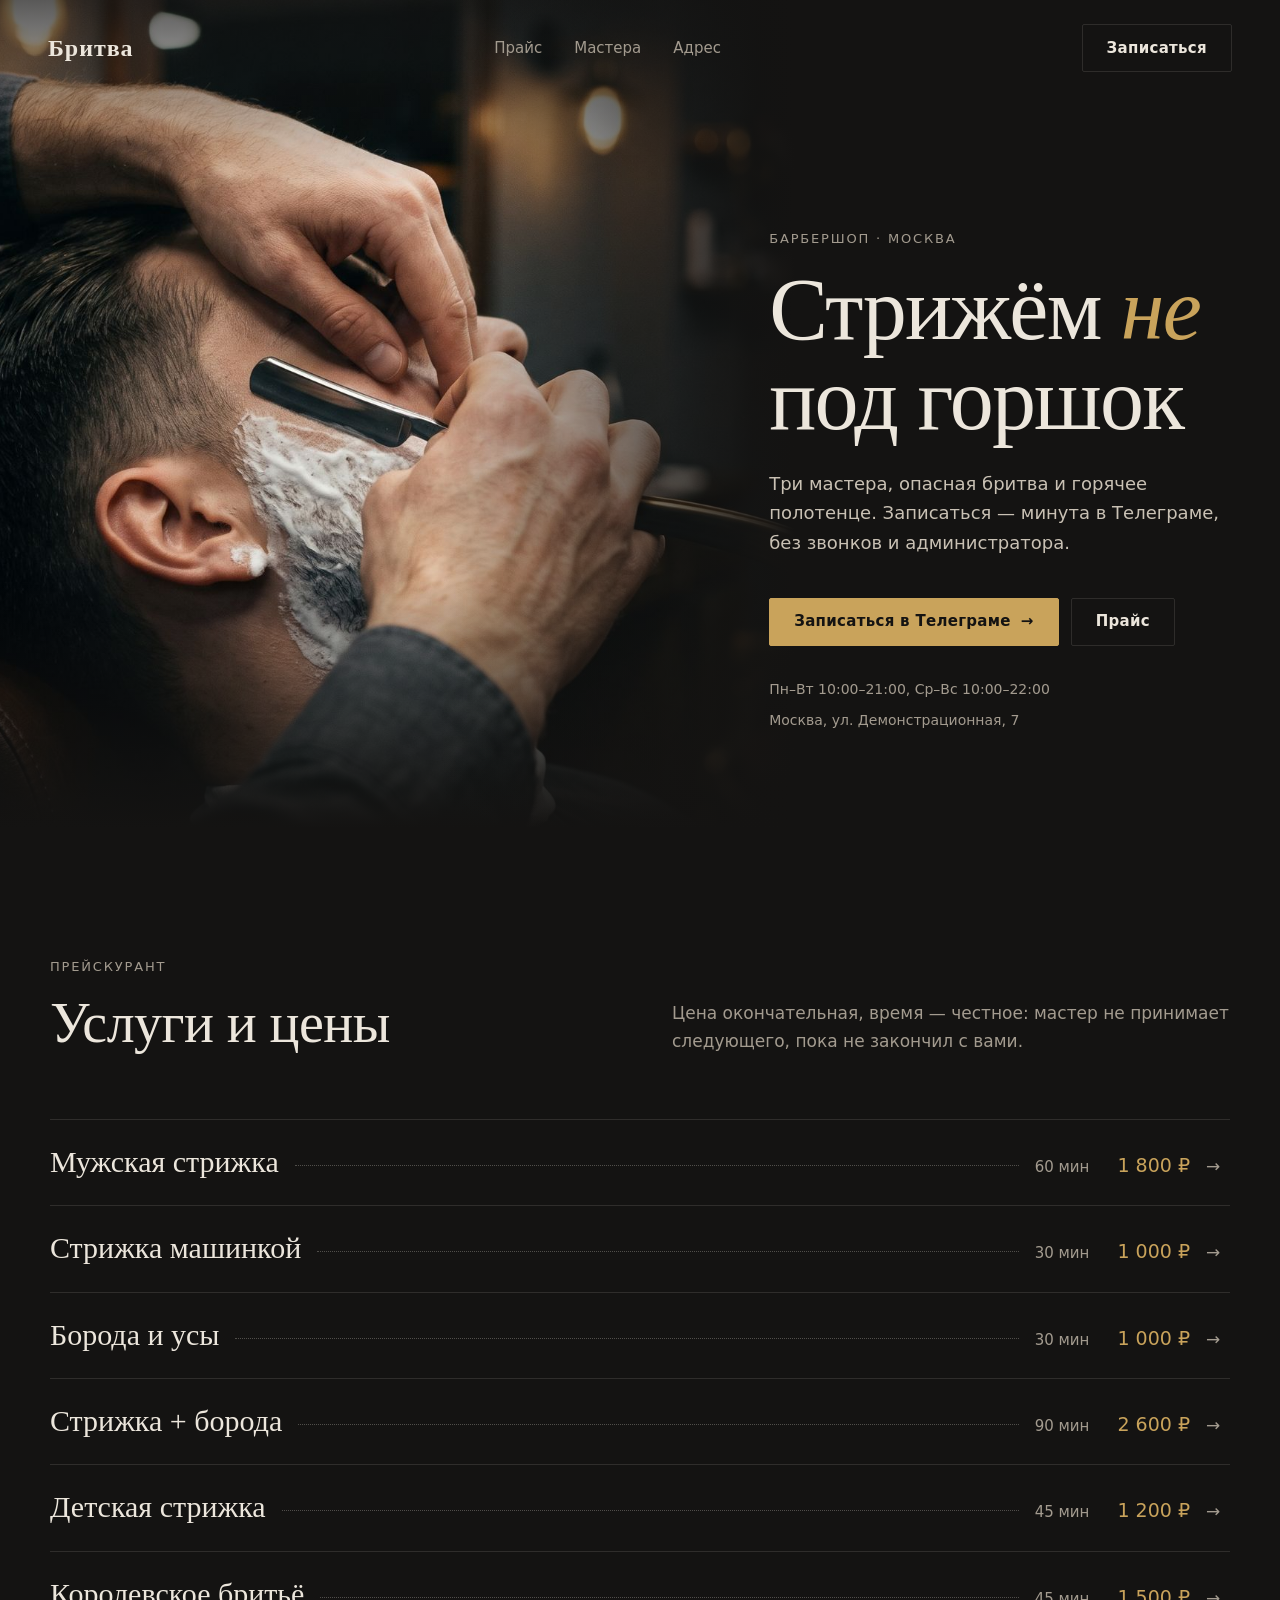
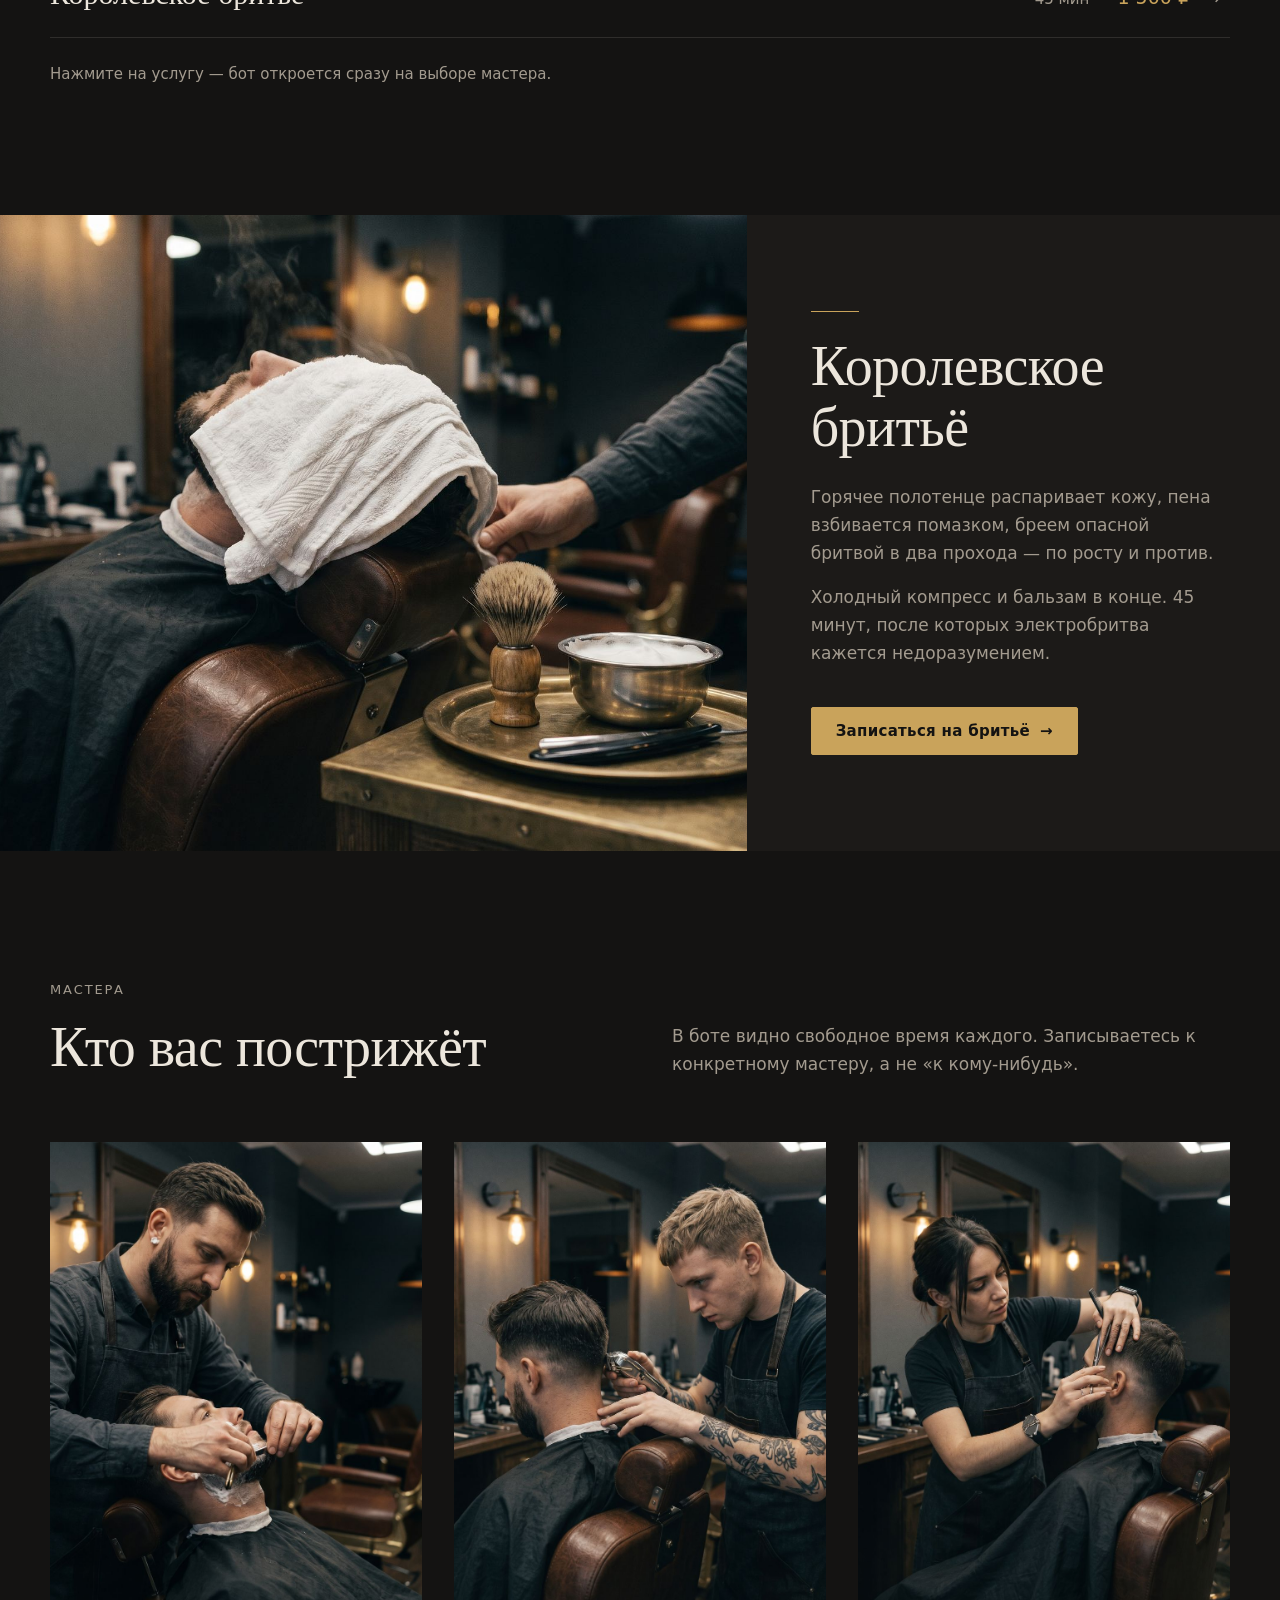
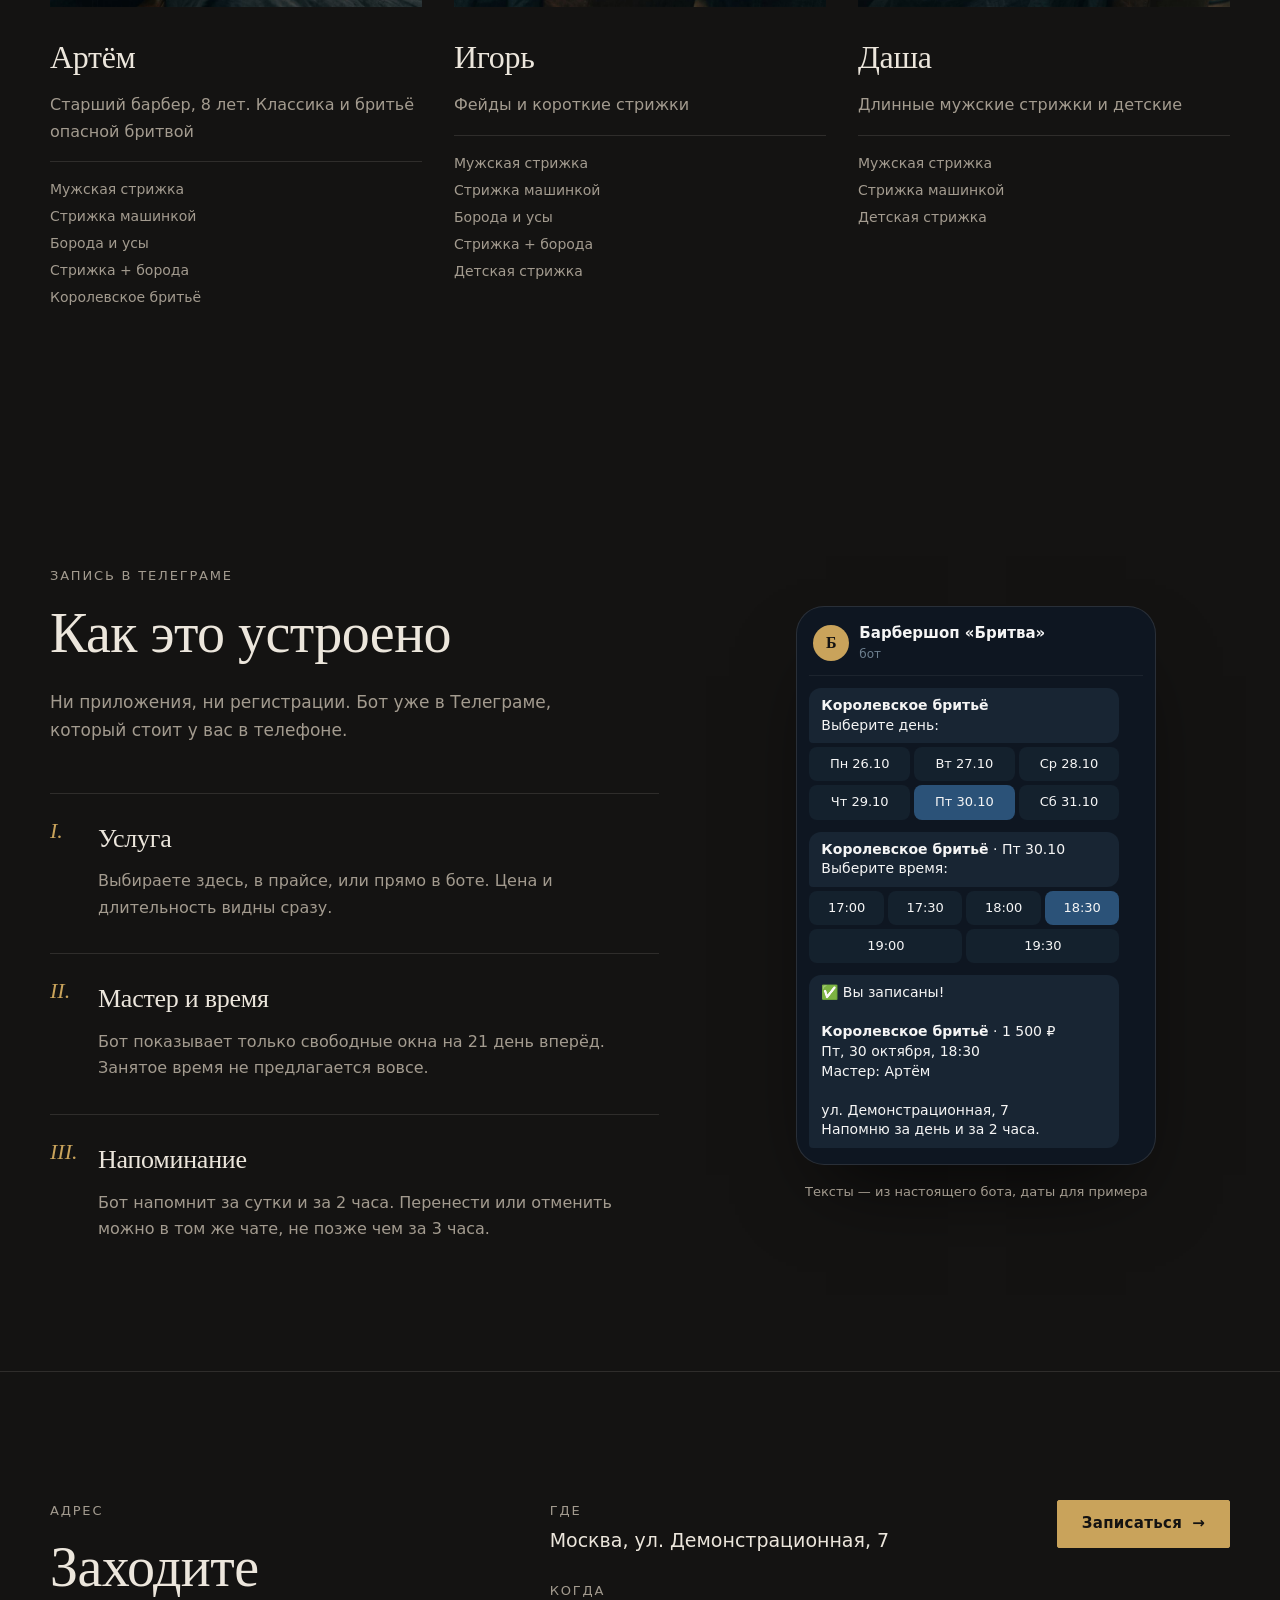
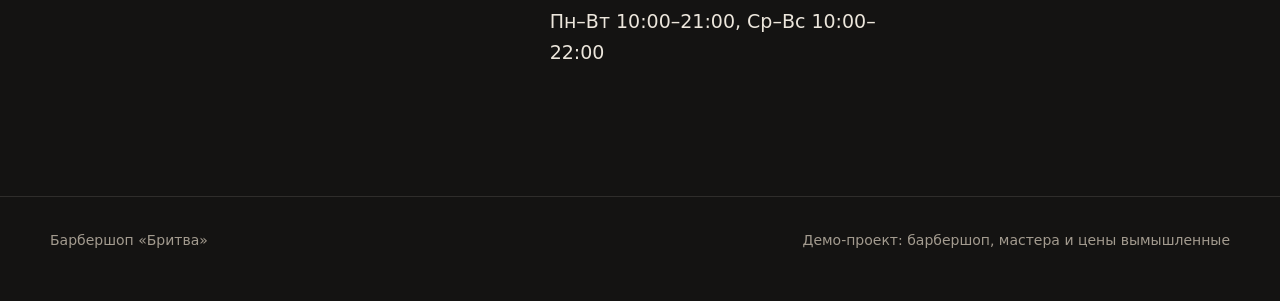
<file: site/v1.html>
<!doctype html>
<!-- Собрано site/build.py из template.html и bot/seed.py — руками не править -->
<html lang="ru">
<head>
<meta charset="utf-8">
<meta http-equiv="Content-Security-Policy" content="default-src 'self'; img-src 'self' data:; style-src 'self' 'unsafe-inline' https://fonts.googleapis.com; font-src https://fonts.gstatic.com; script-src 'self' 'unsafe-inline'; connect-src 'none'; base-uri 'none'; form-action 'none'">
<meta name="viewport" content="width=device-width, initial-scale=1">
<title>Бритва — барбершоп, запись в Телеграме</title>
<meta name="description" content="Мужские стрижки, борода и королевское бритьё. Три мастера, запись в Телеграме за минуту.">
<meta name="theme-color" content="#141312">
<link rel="icon" href="data:image/svg+xml,%3Csvg xmlns='http://www.w3.org/2000/svg' viewBox='0 0 32 32'%3E%3Crect width='32' height='32' fill='%23141312'/%3E%3Ctext x='16' y='24' font-family='Georgia,serif' font-size='22' font-weight='700' fill='%23c9a35b' text-anchor='middle'%3E%D0%91%3C/text%3E%3C/svg%3E">
<link rel="preconnect" href="https://fonts.googleapis.com">
<link rel="preconnect" href="https://fonts.gstatic.com" crossorigin>
<link href="https://fonts.googleapis.com/css2?family=Golos+Text:wght@400;500;600&family=Old+Standard+TT:ital,wght@0,400;0,700;1,400&display=swap" rel="stylesheet">
<style>
:root {
  --bg: #141312;
  --surface: #1c1a18;
  --text: #ece6dc;
  --muted: #a39b8f;
  --brass: #c9a35b;
  --line: rgb(236 230 220 / .12);
  --serif: "Old Standard TT", "Times New Roman", serif;
  --sans: "Golos Text", system-ui, sans-serif;
  --gutter: clamp(16px, 4vw, 48px);
  --wrap: 1180px;
  --section: 128px;
  --ease: cubic-bezier(.2, .7, .2, 1);
  color-scheme: dark;
}
* { box-sizing: border-box; }
html { scroll-behavior: smooth; }
body {
  margin: 0;
  background: var(--bg);
  color: var(--text);
  font: 400 17px/1.65 var(--sans);
  font-variant-numeric: tabular-nums;
  -webkit-font-smoothing: antialiased;
}
img { display: block; max-width: 100%; height: auto; }
a { color: inherit; }
:focus-visible { outline: 2px solid var(--brass); outline-offset: 3px; }

.wrap { width: min(100% - 2 * var(--gutter), var(--wrap)); margin-inline: auto; }
h1, h2, h3 { font-family: var(--serif); font-weight: 400; margin: 0; letter-spacing: -.01em; }
h2 { font-size: clamp(36px, 5vw, 56px); line-height: 1.1; }
.kicker {
  font-size: 13px; letter-spacing: .14em; text-transform: uppercase;
  color: var(--muted); margin: 0 0 16px;
}
.blade { display: block; width: 48px; height: 1px; background: var(--brass); border: 0; margin: 0 0 24px; }
.lead { color: var(--muted); max-width: 52ch; margin: 24px 0 0; }

.btn {
  display: inline-flex; align-items: center; gap: 10px;
  min-height: 48px; padding: 0 24px;
  background: var(--brass); color: var(--bg);
  font: 600 15px/1 var(--sans); letter-spacing: .02em; text-decoration: none;
  border-radius: 2px; border: 1px solid var(--brass);
  transition: background .2s var(--ease), color .2s var(--ease);
}
.btn:hover { background: #d8b673; }
.btn-ghost { background: transparent; color: var(--text); border-color: var(--line); }
.btn-ghost:hover { background: transparent; border-color: var(--brass); color: var(--brass); }

/* Шапка поверх фото: прозрачная, без липкости — кнопка записи и так есть в каждом блоке */
.top {
  position: absolute; inset: 0 0 auto; z-index: 2;
  display: flex; align-items: center; justify-content: space-between; gap: 16px;
  padding: 24px var(--gutter);
}
.logo { display: inline-flex; align-items: center; min-height: 44px; font: 700 24px/1 var(--serif); letter-spacing: .04em; text-decoration: none; }
.top nav { display: flex; gap: 32px; font-size: 15px; }
.top nav a { text-decoration: none; color: var(--muted); }
.top nav a:hover { color: var(--text); }

.hero { position: relative; min-height: min(92svh, 860px); display: grid; align-items: end; overflow: hidden; }
/* Фото только слева: рука с бритвой доходит до середины кадра и под текстом
   спорила бы с заголовком. Правый край растворяется в фоне страницы. */
.hero-photo { position: absolute; inset: 0 38% 0 0; background: var(--surface); }
.hero-photo img { width: 100%; height: 100%; object-fit: cover; object-position: 20% center; }
.hero-photo::after {
  content: ""; position: absolute; inset: 0;
  background: linear-gradient(90deg, rgb(20 19 18 / 0) 55%, var(--bg) 100%),
              linear-gradient(180deg, rgb(20 19 18 / .7) 0, rgb(20 19 18 / 0) 22%),
              linear-gradient(0deg, var(--bg) 0, rgb(20 19 18 / 0) 30%);
}
.hero-body { position: relative; z-index: 1; padding-block: 160px 96px; }
.hero-text { margin-left: auto; max-width: min(520px, 36vw); }
.hero h1 { font-size: clamp(48px, 7vw, 88px); line-height: 1.02; letter-spacing: -.02em; }
.hero h1 em { color: var(--brass); white-space: nowrap; }
.hero .lead { color: #c9c1b4; font-size: 18px; }
.hero-cta { display: flex; flex-wrap: wrap; gap: 12px; margin-top: 40px; }
.hero-facts { display: flex; flex-wrap: wrap; gap: 8px 24px; margin: 32px 0 0; padding: 0; list-style: none; font-size: 14px; color: var(--muted); }

section { padding-block: var(--section); }
.head { display: grid; grid-template-columns: 1fr 1fr; gap: 24px 64px; align-items: end; margin-bottom: 64px; }
.head .lead { margin: 0; }

/* Прейскурант: каждая строка — ссылка на запись этой услуги */
.menu { list-style: none; margin: 0; padding: 0; border-top: 1px solid var(--line); }
.menu-row {
  display: grid; grid-template-columns: auto 1fr auto auto 24px; align-items: baseline; gap: 16px;
  padding: 24px 0; border-bottom: 1px solid var(--line); text-decoration: none;
}
.menu-title { font: 400 clamp(22px, 2.6vw, 30px)/1.2 var(--serif); }
.menu-leader { border-bottom: 1px dotted rgb(236 230 220 / .28); transform: translateY(-6px); }
.menu-min { color: var(--muted); font-size: 15px; }
.menu-price { color: var(--brass); font-weight: 500; font-size: 19px; min-width: 7ch; text-align: right; }
.menu-go { color: var(--muted); transition: transform .2s var(--ease), color .2s var(--ease); }
.menu-row:hover .menu-title, .menu-row:focus-visible .menu-title { color: var(--brass); }
.menu-row:hover .menu-go, .menu-row:focus-visible .menu-go { color: var(--brass); transform: translateX(4px); }
.menu-note { color: var(--muted); font-size: 15px; margin: 24px 0 0; }

.feature { display: grid; grid-template-columns: 7fr 5fr; background: var(--surface); }
.feature-photo { min-height: 520px; background: var(--bg); }
.feature-photo img { width: 100%; height: 100%; object-fit: cover; }
.feature-body { padding: 96px clamp(24px, 5vw, 80px); align-self: center; }
.feature-body h2 { margin-bottom: 24px; }
.feature-body p { color: var(--muted); margin: 0 0 16px; max-width: 42ch; }
.feature-body .btn { margin-top: 24px; }

.masters { display: grid; grid-template-columns: repeat(3, 1fr); gap: 32px; }
.master figure { margin: 0; aspect-ratio: 4 / 5; background: var(--surface); overflow: hidden; }
.master img { width: 100%; height: 100%; object-fit: cover; }
.master h3 { font-size: 32px; margin: 24px 0 8px; }
.master p { color: var(--muted); margin: 0 0 16px; font-size: 16px; }
.master ul { list-style: none; margin: 0; padding: 16px 0 0; border-top: 1px solid var(--line); font-size: 14px; color: var(--muted); }
.master li + li { margin-top: 4px; }

.how { display: grid; grid-template-columns: 6fr 5fr; gap: 64px; align-items: center; }
.steps { list-style: none; margin: 48px 0 0; padding: 0; display: grid; gap: 32px; counter-reset: step; }
.steps li { display: grid; grid-template-columns: 48px 1fr; border-top: 1px solid var(--line); padding-top: 24px; counter-increment: step; }
.steps li::before { content: counter(step, upper-roman) "."; grid-row: span 2; font: italic 400 22px/1.2 var(--serif); color: var(--brass); }
.steps h3 { font-size: 26px; margin: 0 0 8px; }
.steps p { margin: 0; color: var(--muted); font-size: 16px; }

/* Макет переписки: цвета тёмной темы Telegram, а не палитры сайта, — узнаваться должен чат */
.phone { margin: 0; justify-self: center; width: min(100%, 360px); }
.chat {
  border: 1px solid var(--line); border-radius: 28px; padding: 16px 12px 12px;
  background: #0e1621; font: 400 14px/1.4 system-ui, sans-serif; color: #f5f5f5;
  box-shadow: 0 40px 80px -30px rgb(0 0 0 / .7);
}
.chat-head { display: flex; align-items: center; gap: 10px; padding: 0 4px 12px; border-bottom: 1px solid rgb(255 255 255 / .06); margin-bottom: 12px; }
.chat-ava { width: 36px; height: 36px; border-radius: 50%; display: grid; place-items: center; background: var(--brass); color: var(--bg); font: 700 16px/1 var(--serif); }
.chat-head b { display: block; font-size: 15px; }
.chat-head small { color: #6d7f8f; font-size: 12px; }
.msg { background: #182533; border-radius: 12px 12px 12px 4px; padding: 8px 12px; margin: 0 24px 4px 0; white-space: pre-line; }
.keys { display: grid; gap: 4px; margin: 0 24px 12px 0; }
.keys div { display: grid; grid-auto-flow: column; grid-auto-columns: 1fr; gap: 4px; }
.keys span { background: rgb(24 37 51 / .7); border-radius: 8px; padding: 8px 4px; text-align: center; font-size: 13px; }
.keys .on { background: #2b5278; }
.phone figcaption { margin-top: 16px; text-align: center; font-size: 13px; color: var(--muted); }

/* Липкая запись на телефоне: прайс длинный, до кнопки в шапке далеко */
.dock { display: none; }
@media (max-width: 600px) {
  .dock {
    display: flex; position: fixed; inset: auto 12px 12px; z-index: 5; justify-content: center;
    transition: transform .25s var(--ease), opacity .25s var(--ease);
  }
  .dock .btn { width: 100%; justify-content: center; box-shadow: 0 12px 32px rgb(0 0 0 / .5); }
  .dock[data-hidden] { transform: translateY(150%); opacity: 0; pointer-events: none; }
  footer { padding-bottom: 96px; }
}

.visit { border-top: 1px solid var(--line); }
.visit-grid { display: grid; grid-template-columns: 5fr 4fr 3fr; gap: 48px; align-items: start; }
.visit dl { margin: 0; display: grid; gap: 24px; }
.visit dt { font-size: 13px; letter-spacing: .14em; text-transform: uppercase; color: var(--muted); margin-bottom: 4px; }
.visit dd { margin: 0; font-size: 19px; }
.visit .cta { justify-self: end; }

footer { padding-block: 32px 48px; border-top: 1px solid var(--line); color: var(--muted); font-size: 14px; }
footer .wrap { display: flex; flex-wrap: wrap; justify-content: space-between; gap: 8px 24px; }

.ph { display: grid; place-items: center; width: 100%; height: 100%; color: var(--muted); font-size: 13px; letter-spacing: .14em; text-transform: uppercase; border: 1px dashed var(--line); }

/* Один срежиссированный момент — вход заголовка; остальное не двигается само */
@keyframes rise { from { opacity: 0; transform: translateY(12px); } }
.hero-text > * { animation: rise .7s var(--ease) both; }
.hero-text > :nth-child(2) { animation-delay: .08s; }
.hero-text > :nth-child(3) { animation-delay: .16s; }
.hero-text > :nth-child(4) { animation-delay: .24s; }
@media (prefers-reduced-motion: reduce) {
  html { scroll-behavior: auto; }
  *, *::before, *::after { animation: none !important; transition: none !important; }
}

@media (max-width: 900px) {
  :root { --section: 80px; }
  .top nav { display: none; }
  /* Узко делить экран пополам нельзя: фото на всю ширину, текст поверх нижней тёмной части */
  .hero-photo { inset: 0; }
  .hero-photo::after { background: linear-gradient(180deg, rgb(20 19 18 / .6) 0, rgb(20 19 18 / 0) 25%, rgb(20 19 18 / .3) 45%, var(--bg) 85%); }
  .hero-text { max-width: 560px; margin-left: 0; }
  .head, .feature, .visit-grid { grid-template-columns: 1fr; }
  .head { margin-bottom: 40px; }
  .feature-photo { min-height: 0; aspect-ratio: 3 / 2; }
  .feature-body { padding: 56px var(--gutter); }
  .masters { grid-template-columns: 1fr; gap: 48px; }
  .how { grid-template-columns: 1fr; gap: 56px; }
  .master figure { aspect-ratio: 4 / 5; max-height: 520px; }
  .visit .cta { justify-self: start; }
}
@media (max-width: 600px) {
  body { font-size: 16px; }
  .hero { min-height: 0; align-items: stretch; }
  .hero-photo { position: relative; aspect-ratio: 4 / 5; inset: auto; }
  .hero-photo img { object-position: 35% center; }
  .hero-photo::after { background: linear-gradient(0deg, var(--bg) 0, rgb(20 19 18 / 0) 45%); }
  .hero { display: block; }
  .hero-body { padding-block: 0 64px; margin-top: -96px; }
  .hero-cta .btn { flex: 1 1 100%; justify-content: center; }
  .menu-row { grid-template-columns: 1fr auto 20px; gap: 4px 12px; padding: 20px 0; }
  .menu-leader { display: none; }
  .menu-title { grid-column: 1; }
  .menu-price { grid-column: 2; grid-row: 1; }
  .menu-go { grid-column: 3; grid-row: 1; }
  .menu-min { grid-column: 1; grid-row: 2; font-size: 14px; }
}
</style>
</head>
<body>

<header class="hero">
  <div class="top">
    <a class="logo" href="#">Бритва</a>
    <nav aria-label="Разделы">
      <a href="#price">Прайс</a>
      <a href="#masters">Мастера</a>
      <a href="#visit">Адрес</a>
    </nav>
    <a class="btn btn-ghost" href="https://t.me/britvaa_demo_bot">Записаться</a>
  </div>
  <div class="hero-photo"><img src="img/hero.jpg" alt="Кресло и зеркало в зале барбершопа" width="1600" height="900" fetchpriority="high" decoding="async"></div>
  <div class="wrap hero-body">
    <div class="hero-text">
      <p class="kicker">Барбершоп · Москва</p>
      <h1>Стрижём <em>не</em> под горшок</h1>
      <p class="lead">Три мастера, опасная бритва и горячее полотенце. Записаться — минута в Телеграме, без звонков и администратора.</p>
      <div class="hero-cta">
        <a class="btn" href="https://t.me/britvaa_demo_bot">Записаться в Телеграме <span aria-hidden="true">→</span></a>
        <a class="btn btn-ghost" href="#price">Прайс</a>
      </div>
      <ul class="hero-facts">
        <li>Пн–Вт 10:00–21:00, Ср–Вс 10:00–22:00</li>
        <li>Москва, ул. Демонстрационная, 7</li>
      </ul>
    </div>
  </div>
</header>

<main>
<section id="price">
  <div class="wrap">
    <div class="head">
      <div>
        <p class="kicker">Прейскурант</p>
        <h2>Услуги и цены</h2>
      </div>
      <p class="lead">Цена окончательная, время — честное: мастер не принимает следующего, пока не закончил с вами.</p>
    </div>
    <ol class="menu">
      <li><a class="menu-row" href="https://t.me/britvaa_demo_bot?start=s1"><span class="menu-title">Мужская стрижка</span><span class="menu-leader"></span><span class="menu-min">60&nbsp;мин</span><span class="menu-price">1&nbsp;800&nbsp;₽</span><span class="menu-go" aria-hidden="true">→</span></a></li>
      <li><a class="menu-row" href="https://t.me/britvaa_demo_bot?start=s2"><span class="menu-title">Стрижка машинкой</span><span class="menu-leader"></span><span class="menu-min">30&nbsp;мин</span><span class="menu-price">1&nbsp;000&nbsp;₽</span><span class="menu-go" aria-hidden="true">→</span></a></li>
      <li><a class="menu-row" href="https://t.me/britvaa_demo_bot?start=s3"><span class="menu-title">Борода и усы</span><span class="menu-leader"></span><span class="menu-min">30&nbsp;мин</span><span class="menu-price">1&nbsp;000&nbsp;₽</span><span class="menu-go" aria-hidden="true">→</span></a></li>
      <li><a class="menu-row" href="https://t.me/britvaa_demo_bot?start=s4"><span class="menu-title">Стрижка + борода</span><span class="menu-leader"></span><span class="menu-min">90&nbsp;мин</span><span class="menu-price">2&nbsp;600&nbsp;₽</span><span class="menu-go" aria-hidden="true">→</span></a></li>
      <li><a class="menu-row" href="https://t.me/britvaa_demo_bot?start=s5"><span class="menu-title">Детская стрижка</span><span class="menu-leader"></span><span class="menu-min">45&nbsp;мин</span><span class="menu-price">1&nbsp;200&nbsp;₽</span><span class="menu-go" aria-hidden="true">→</span></a></li>
      <li><a class="menu-row" href="https://t.me/britvaa_demo_bot?start=s6"><span class="menu-title">Королевское бритьё</span><span class="menu-leader"></span><span class="menu-min">45&nbsp;мин</span><span class="menu-price">1&nbsp;500&nbsp;₽</span><span class="menu-go" aria-hidden="true">→</span></a></li>
    </ol>
    <p class="menu-note">Нажмите на услугу — бот откроется сразу на выборе мастера.</p>
  </div>
</section>

<div class="feature">
  <div class="feature-photo"><img src="img/detail-shave.jpg" alt="Королевское бритьё опасной бритвой" width="1500" height="1000" loading="lazy" decoding="async"></div>
  <div class="feature-body">
    <hr class="blade">
    <h2>Королевское бритьё</h2>
    <p>Горячее полотенце распаривает кожу, пена взбивается помазком, бреем опасной бритвой в два прохода — по росту и против.</p>
    <p>Холодный компресс и бальзам в конце. 45 минут, после которых электробритва кажется недоразумением.</p>
    <a class="btn" href="https://t.me/britvaa_demo_bot?start=s6">Записаться на бритьё <span aria-hidden="true">→</span></a>
  </div>
</div>

<section id="masters">
  <div class="wrap">
    <div class="head">
      <div>
        <p class="kicker">Мастера</p>
        <h2>Кто вас пострижёт</h2>
      </div>
      <p class="lead">В боте видно свободное время каждого. Записываетесь к конкретному мастеру, а не «к кому-нибудь».</p>
    </div>
    <div class="masters">
      <article class="master">
        <figure><img src="img/master-artem.jpg" alt="Барбер Артём" width="800" height="1000" loading="lazy" decoding="async"></figure>
        <h3>Артём</h3>
        <p>Старший барбер, 8 лет. Классика и бритьё опасной бритвой</p>
        <ul aria-label="Услуги мастера"><li>Мужская стрижка</li><li>Стрижка машинкой</li><li>Борода и усы</li><li>Стрижка + борода</li><li>Королевское бритьё</li></ul>
      </article>
      <article class="master">
        <figure><img src="img/master-igor.jpg" alt="Барбер Игорь" width="800" height="1000" loading="lazy" decoding="async"></figure>
        <h3>Игорь</h3>
        <p>Фейды и короткие стрижки</p>
        <ul aria-label="Услуги мастера"><li>Мужская стрижка</li><li>Стрижка машинкой</li><li>Борода и усы</li><li>Стрижка + борода</li><li>Детская стрижка</li></ul>
      </article>
      <article class="master">
        <figure><img src="img/master-dasha.jpg" alt="Барбер Даша" width="800" height="1000" loading="lazy" decoding="async"></figure>
        <h3>Даша</h3>
        <p>Длинные мужские стрижки и детские</p>
        <ul aria-label="Услуги мастера"><li>Мужская стрижка</li><li>Стрижка машинкой</li><li>Детская стрижка</li></ul>
      </article>
    </div>
  </div>
</section>

<section id="how">
  <div class="wrap how">
    <div>
      <p class="kicker">Запись в Телеграме</p>
      <h2>Как это устроено</h2>
      <p class="lead">Ни приложения, ни регистрации. Бот уже в Телеграме, который стоит у вас в телефоне.</p>
    <ol class="steps">
      <li>
        <h3>Услуга</h3>
        <p>Выбираете здесь, в прайсе, или прямо в боте. Цена и длительность видны сразу.</p>
      </li>
      <li>
        <h3>Мастер и время</h3>
        <p>Бот показывает только свободные окна на 21&nbsp;день вперёд. Занятое время не предлагается вовсе.</p>
      </li>
      <li>
        <h3>Напоминание</h3>
        <p>Бот напомнит за сутки и за 2&nbsp;часа. Перенести или отменить можно в том же чате, не позже чем за 3&nbsp;часа.</p>
      </li>
    </ol>
    </div>
    <figure class="phone" aria-label="Пример переписки с ботом записи">
      <div class="chat">
        <div class="chat-head"><span class="chat-ava">Б</span><div><b>Барбершоп «Бритва»</b><small>бот</small></div></div>
        <p class="msg"><b>Королевское бритьё</b>
Выберите день:</p>
        <div class="keys" aria-hidden="true"><div><span>Пн 26.10</span><span>Вт 27.10</span><span>Ср 28.10</span></div><div><span>Чт 29.10</span><span class="on">Пт 30.10</span><span>Сб 31.10</span></div></div>
        <p class="msg"><b>Королевское бритьё</b> · Пт 30.10
Выберите время:</p>
        <div class="keys" aria-hidden="true"><div><span>17:00</span><span>17:30</span><span>18:00</span><span class="on">18:30</span></div><div><span>19:00</span><span>19:30</span></div></div>
        <p class="msg">✅ Вы записаны!

<b>Королевское бритьё</b> · 1&nbsp;500&nbsp;₽
Пт, 30 октября, 18:30
Мастер: Артём

ул. Демонстрационная, 7
Напомню за день и за 2&nbsp;часа.</p>
      </div>
      <figcaption>Тексты — из настоящего бота, даты для примера</figcaption>
    </figure>
  </div>
</section>

<section id="visit" class="visit">
  <div class="wrap visit-grid">
    <div>
      <p class="kicker">Адрес</p>
      <h2>Заходите</h2>
    </div>
    <dl>
      <div><dt>Где</dt><dd>Москва, ул. Демонстрационная, 7</dd></div>
      <div><dt>Когда</dt><dd>Пн–Вт 10:00–21:00, Ср–Вс 10:00–22:00</dd></div>

    </dl>
    <a class="btn cta" href="https://t.me/britvaa_demo_bot">Записаться <span aria-hidden="true">→</span></a>
  </div>
</section>
</main>

<footer>
  <div class="wrap">
    <span>Барбершоп «Бритва»</span>
    <span>Демо-проект: барбершоп, мастера и цены вымышленные</span>
  </div>
</footer>

<div class="dock" data-hidden>
  <a class="btn" href="https://t.me/britvaa_demo_bot">Записаться в Телеграме <span aria-hidden="true">→</span></a>
</div>
<script>
// Пока видна кнопка первого экрана, вторая внизу только дублирует её
(() => {
  const dock = document.querySelector(".dock");
  const hero = document.querySelector(".hero-cta");
  if (!dock || !hero) return;
  let queued = false;
  const update = () => {
    queued = false;
    dock.toggleAttribute("data-hidden", hero.getBoundingClientRect().bottom > 0);
  };
  addEventListener("scroll", () => {
    if (!queued) { queued = true; requestAnimationFrame(update); }
  }, { passive: true });
  update();
})();
</script>
</body>
</html>
</file>
